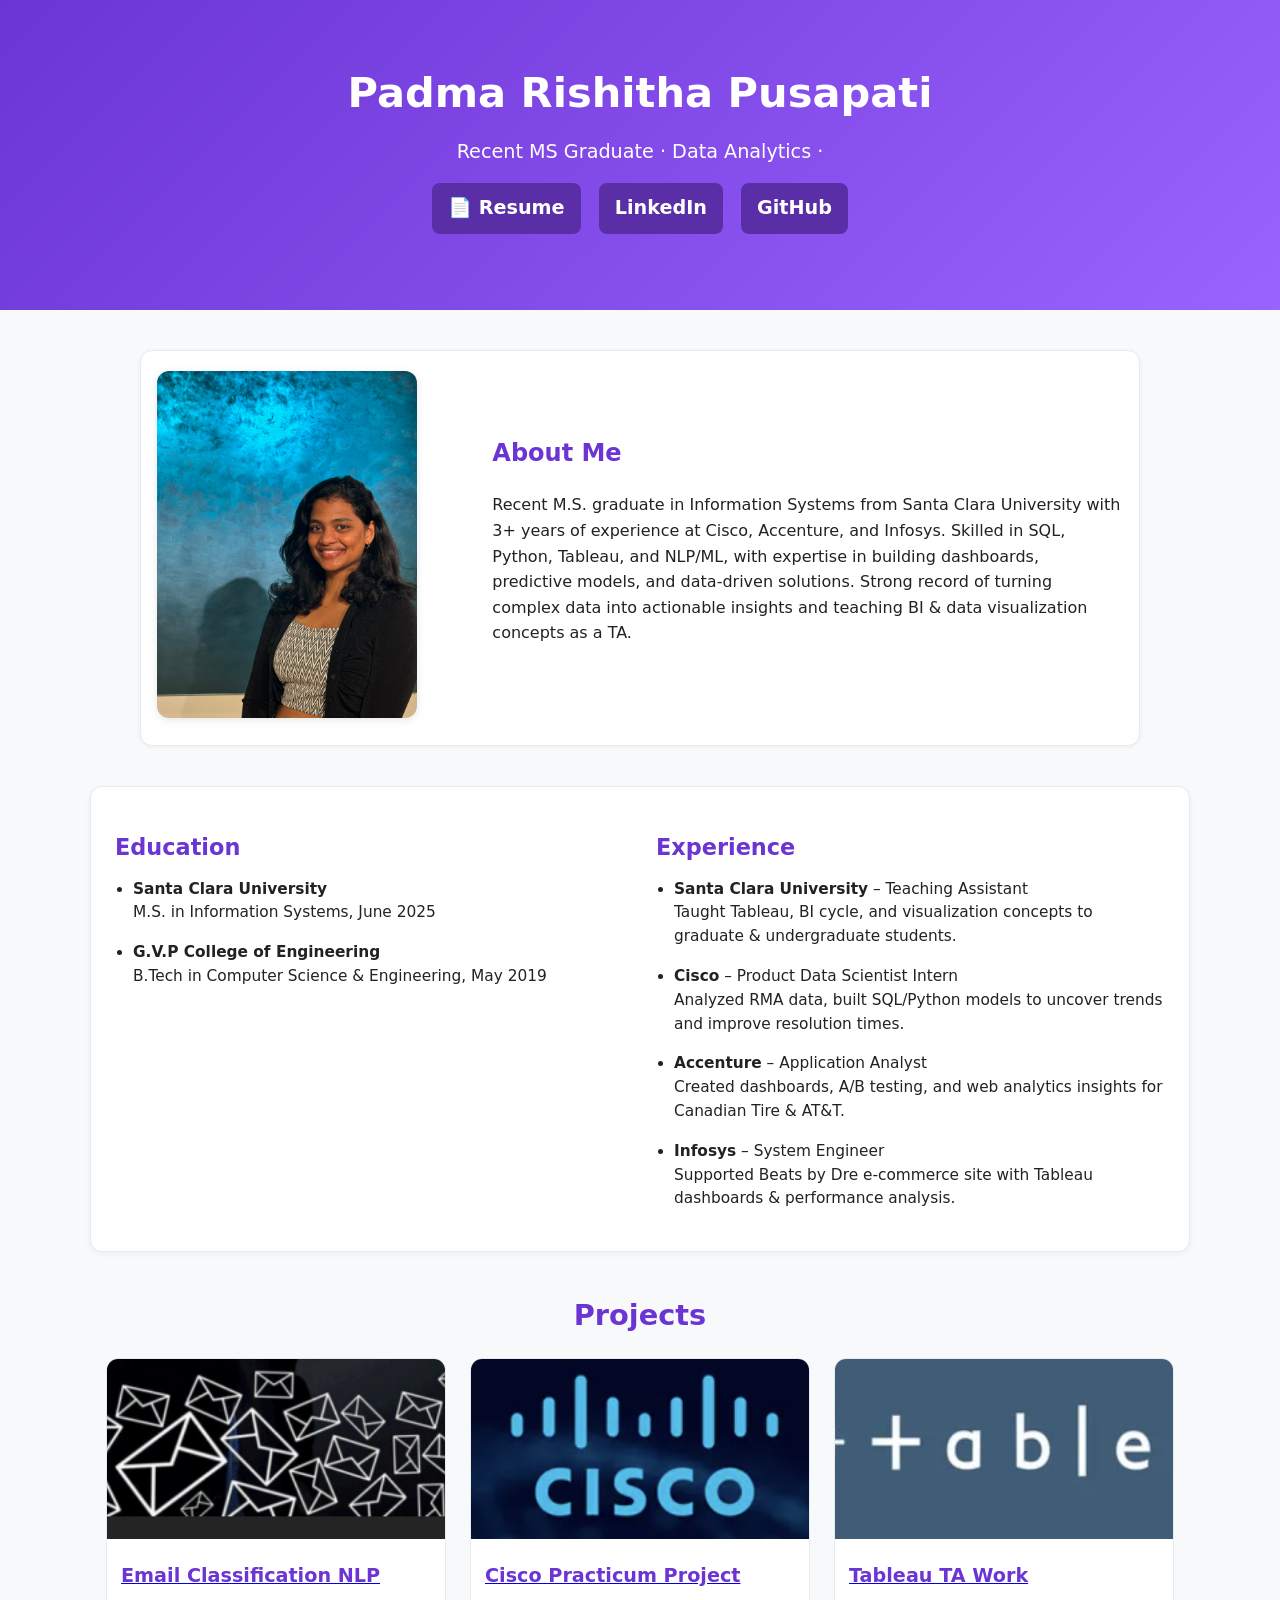
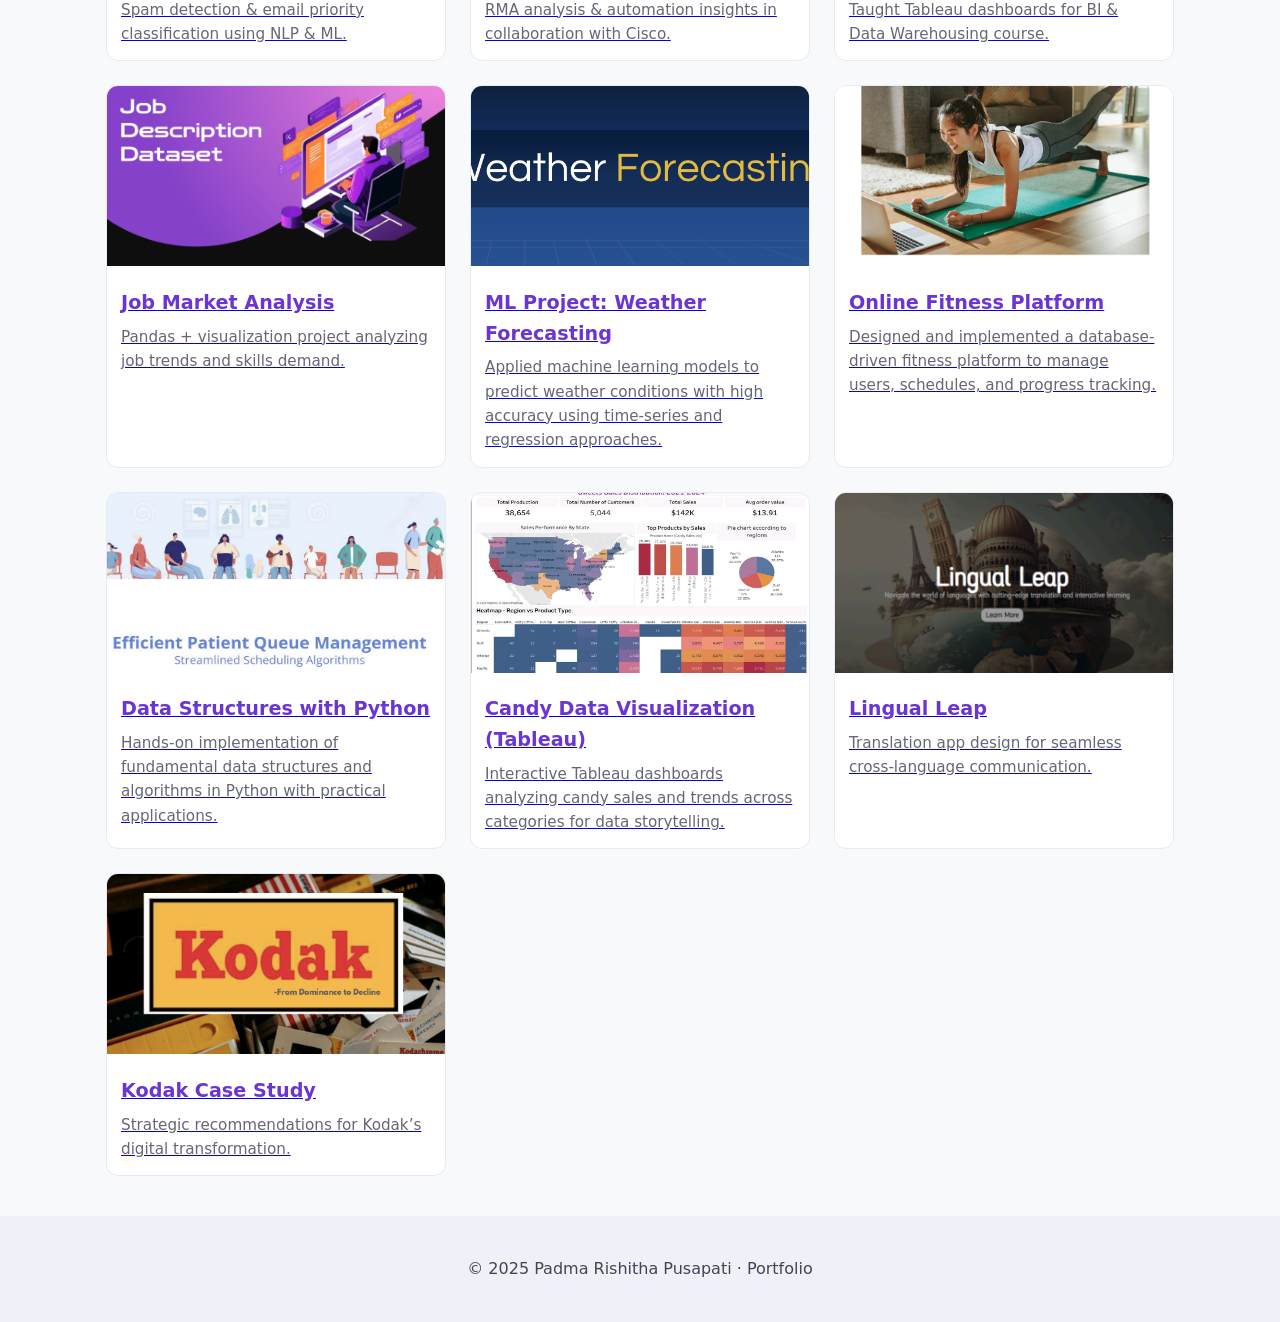
<file: index.html>
<!doctype html>
<html lang="en">
<head>
  <meta charset="utf-8" />
  <meta name="viewport" content="width=device-width, initial-scale=1" />
  <title>Padma Rishitha Pusapati – Portfolio</title>
  <link rel="stylesheet" href="style.css" />
  <meta name="description" content="Portfolio showcasing Data Analytics, NLP, BI, and Data Science projects by Padma Rishitha Pusapati." />
</head>
<body>
  <header class="intro-header">
    <div class="wrap">
      <h1>Padma Rishitha Pusapati</h1>
      <p>Recent MS Graduate · Data Analytics · </p>
      <p>
        <a href="PadmaRishithaPusapati.pdf" target="_blank" class="btn">📄 Resume</a>
        <a href="https://www.linkedin.com/in/padma-rishitha-pusapati-a4480b291/" target="_blank" class="btn">LinkedIn</a>
        <a href="https://github.com/pusapati98/pusapati98.github.io" target="_blank" class="btn">GitHub</a>
      </p>
    </div>
  </header>

  <!-- About Me Section -->
  <section class="about card">
    <div class="about-grid">
      <div class="about-photo">
        <img src="IMG_4787.jpg" alt="Padma Rishitha Pusapati photo">
      </div>
      <div class="about-text">
        <h2>About Me</h2>
        <p>
          Recent M.S. graduate in Information Systems from Santa Clara University with 3+ years of experience at Cisco, Accenture, and Infosys. Skilled in SQL, Python,     Tableau, and NLP/ML, with expertise in building dashboards, predictive models, and data-driven solutions. Strong record of turning complex data into actionable insights and teaching BI & data visualization concepts as a TA. 
        </p>
      </div>
    </div>
  </section>


<section class="edu-exp card">
  <div class="edu-exp-grid">
    <!-- Education -->
    <div class="edu">
      <h2>Education</h2>
      <ul>
        <li>
          <strong>Santa Clara University</strong><br>
          M.S. in Information Systems, June 2025
        </li>
        <li>
          <strong>G.V.P College of Engineering</strong><br>
          B.Tech in Computer Science & Engineering, May 2019
        </li>
      </ul>
    </div>

    <!-- Experience -->
    <div class="exp">
      <h2>Experience</h2>
      <ul>
        <li>
          <strong>Santa Clara University</strong> – Teaching Assistant<br>
          Taught Tableau, BI cycle, and visualization concepts to graduate & undergraduate students.
        </li>
        <li>
          <strong>Cisco</strong> – Product Data Scientist Intern<br>
          Analyzed RMA data, built SQL/Python models to uncover trends and improve resolution times.
        </li>
        <li>
          <strong>Accenture</strong> – Application Analyst<br>
          Created dashboards, A/B testing, and web analytics insights for Canadian Tire & AT&T.
        </li>
        <li>
          <strong>Infosys</strong> – System Engineer<br>
          Supported Beats by Dre e-commerce site with Tableau dashboards & performance analysis.
        </li>
      </ul>
    </div>
  </div>
</section>

  <main>
    <section class="projects-section">
      <h2>Projects</h2>
      <div class="projects-grid">
        
        <div class="project-card">
          <a href="email-classification-nlp-project/index.html">
            <img src="email-classification-nlp-project/cover.png" alt="Email Classification NLP Project">
            <div class="proj-info">
              <h3>Email Classification NLP</h3>
              <p>Spam detection & email priority classification using NLP & ML.</p>
            </div>
          </a>
        </div>

        <div class="project-card">
          <a href="cisco-practicum-project/index.html">
            <img src="cisco-practicum-project/cisco_cover.png" alt="Cisco Practicum Project">
            <div class="proj-info">
              <h3>Cisco Practicum Project</h3>
              <p>RMA analysis & automation insights in collaboration with Cisco.</p>
            </div>
          </a>
        </div>

        <div class="project-card">
          <a href="tableau-ta-work/index.html">
            <img src="tableau-ta-work/cover.png" alt="Tableau TA Work">
            <div class="proj-info">
              <h3>Tableau TA Work</h3>
              <p>Taught Tableau dashboards for BI & Data Warehousing course.</p>
            </div>
          </a>
        </div>

        <div class="project-card">
          <a href="job-data-analysis/index.html">
            <img src="job-data-analysis/cover.png" alt="Job Data Analysis Project">
            <div class="proj-info">
              <h3>Job Market Analysis</h3>
              <p>Pandas + visualization project analyzing job trends and skills demand.</p>
            </div>
          </a>
        </div>
        
        <div class="project-card">
          <a href="ml-project-weather-forecasting/index.html">
            <img src="ml-project-weather-forecasting/cover.png" alt="Weather Forecasting Project Cover">
            <div class="proj-info">
              <h3>ML Project: Weather Forecasting</h3>
              <p>Applied machine learning models to predict weather conditions with high accuracy using time-series and regression approaches.</p>
            </div>
          </a>
        </div>
        
        <div class="project-card">
          <a href="dbms-project-online-fitness-platform/index.html">
            <img src="dbms-project-online-fitness-platform/cover.png" alt="Online Fitness Platform Project Cover">
            <div class="proj-info">
              <h3>Online Fitness Platform </h3>
              <p>Designed and implemented a database-driven fitness platform to manage users, schedules, and progress tracking.</p>
            </div>
          </a>
        </div>

        <div class="project-card">
          <a href="data-structures-project-python/index.html">
            <img src="data-structures-project-python/patient_cover.png" alt="Data Structures Python Project Cover">
            <div class="proj-info">
              <h3>Data Structures with Python</h3>
              <p>Hands-on implementation of fundamental data structures and algorithms in Python with practical applications.</p>
            </div>
          </a>
        </div>

        <div class="project-card">
          <a href="candy-data-tableau/index.html">
            <img src="candy-data-tableau/dashboard_sales.png" alt="Candy Data Tableau Project Cover">
            <div class="proj-info">
              <h3>Candy Data Visualization (Tableau)</h3>
              <p>Interactive Tableau dashboards analyzing candy sales and trends across categories for data storytelling.</p>
            </div>
          </a>
        </div>

        <div class="project-card">
          <a href="lingual-leap/index.html">
            <img src="lingual-leap/lingual_cover.png" alt="Lingual Leap Project">
            <div class="proj-info">
              <h3>Lingual Leap</h3>
              <p>Translation app design for seamless cross-language communication.</p>
            </div>
          </a>
        </div>

        <div class="project-card">
          <a href="kodak-project/index.html">
            <img src="kodak-project/kodak_cover.png" alt="Kodak Case Study">
            <div class="proj-info">
              <h3>Kodak Case Study</h3>
              <p>Strategic recommendations for Kodak’s digital transformation.</p>
            </div>
          </a>
        </div>

      </div>
    </section>
  </main>

  <footer>
    <p>© 2025 Padma Rishitha Pusapati · Portfolio</p>
  </footer>
</body>
</html>
</file>
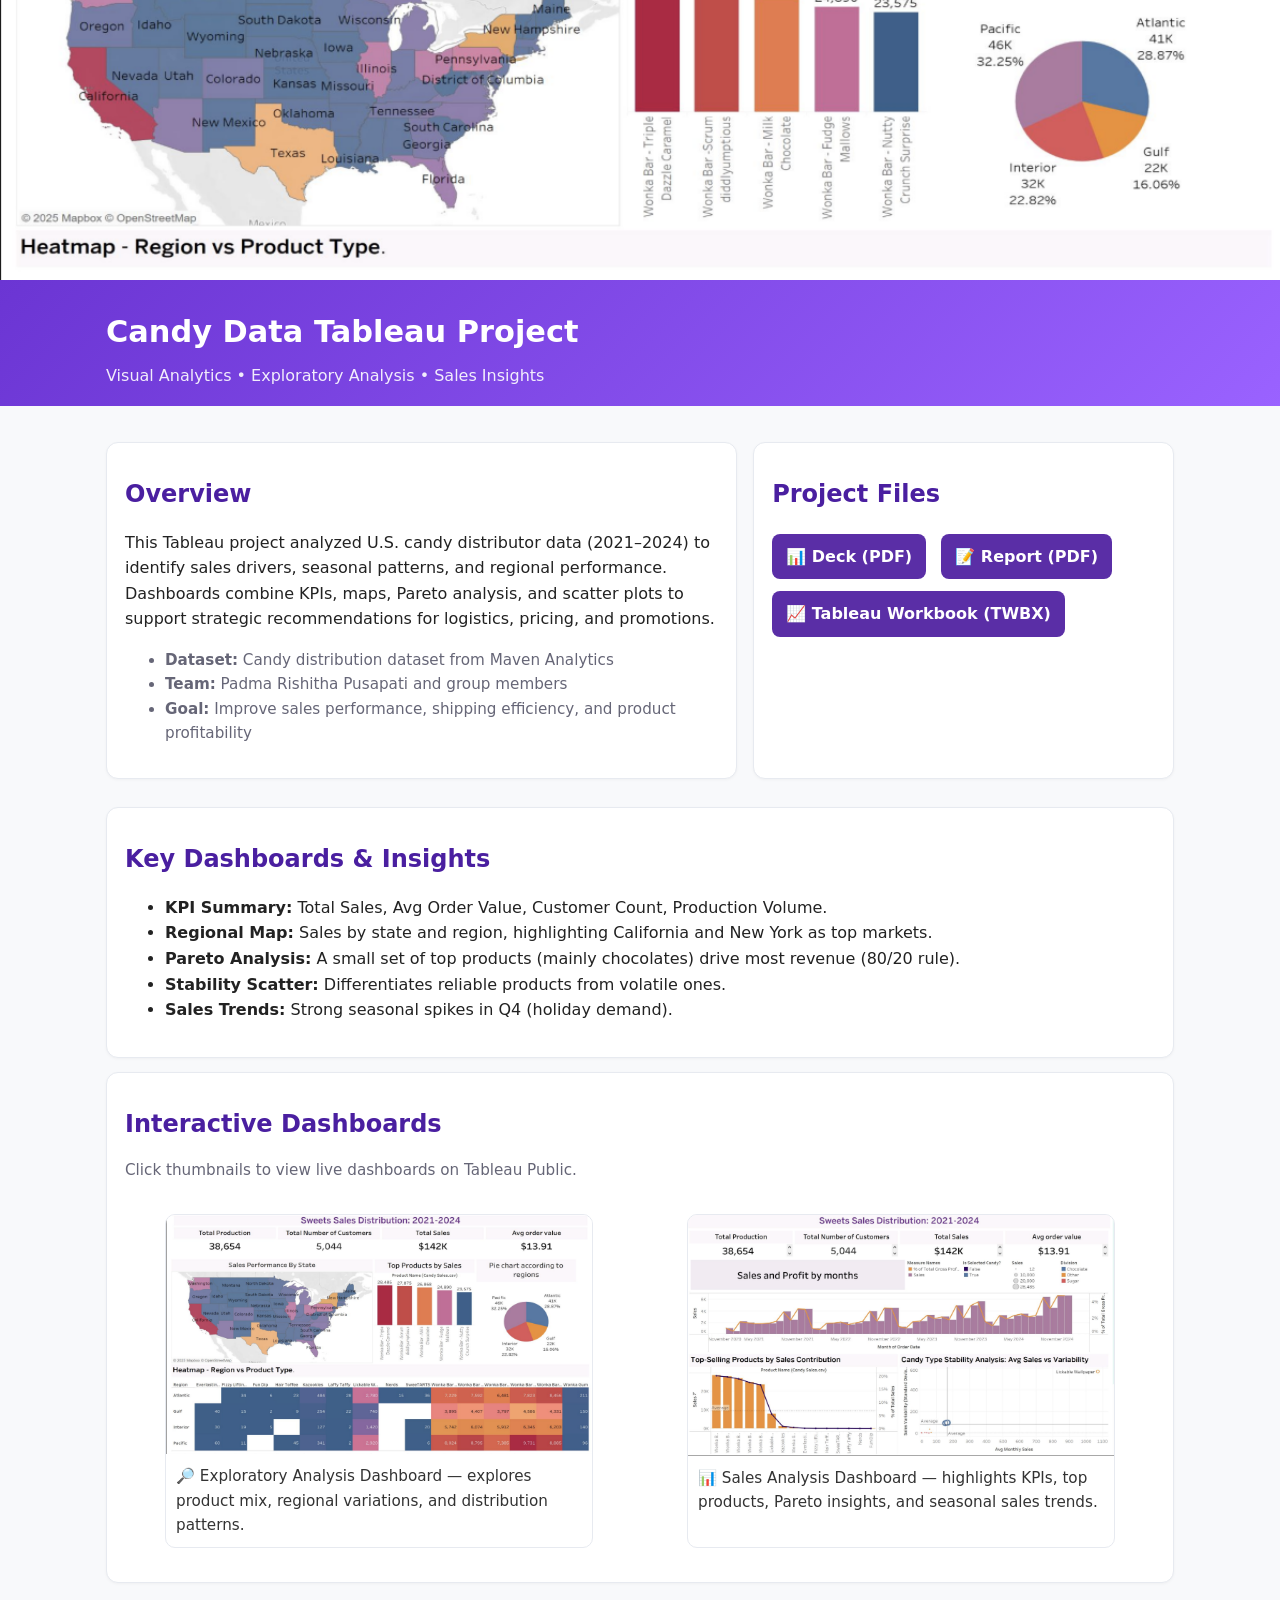
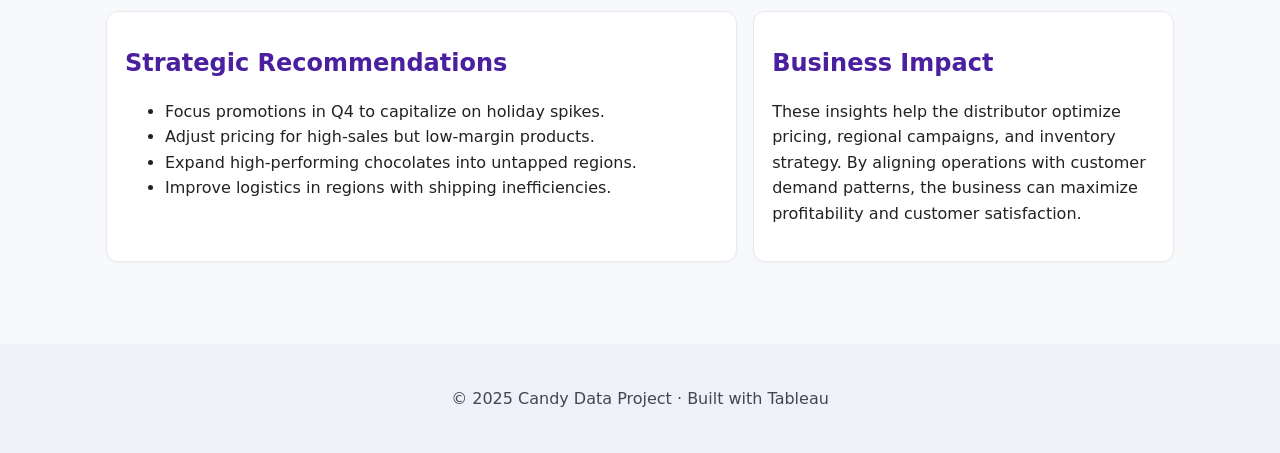
<file: candy-data-tableau/index.html>
<!doctype html>
<html lang="en">
<head>
  <meta charset="utf-8" />
  <meta name="viewport" content="width=device-width, initial-scale=1" />
  <title>Candy Data Tableau Project</title>
  <link rel="stylesheet" href="./style.css" />
  <meta name="description" content="Team project analyzing U.S. candy distribution data using Tableau dashboards to uncover sales, seasonal trends, and regional insights." />
</head>
<body>
  <img class="cover" src="dashboard_sales.png" alt="Candy Data Tableau cover" />
  <header>
    <div class="wrap">
      <h1>Candy Data Tableau Project</h1>
      <p>Visual Analytics • Exploratory Analysis • Sales Insights</p>
    </div>
  </header>

  <main>
    <section class="grid">
      <article class="card">
        <h2>Overview</h2>
        <p>
          This Tableau project analyzed U.S. candy distributor data (2021–2024) to identify sales drivers, seasonal patterns, and regional performance.
          Dashboards combine KPIs, maps, Pareto analysis, and scatter plots to support strategic recommendations for logistics, pricing, and promotions.
        </p>
        <ul class="meta">
          <li><b>Dataset:</b> Candy distribution dataset from Maven Analytics</li>
          <li><b>Team:</b> Padma Rishitha Pusapati and group members</li>
          <li><b>Goal:</b> Improve sales performance, shipping efficiency, and product profitability</li>
        </ul>
      </article>

      <aside class="card">
        <h2>Project Files</h2>
        <div class="downloads">
          <a href="Candy Data Tableau Project Team 3.pdf" target="_blank" rel="noopener">📊 Deck (PDF)</a>
          <a href="Tableau project Report .pdf" target="_blank" rel="noopener">📝 Report (PDF)</a>
          <a href="Dashboard Prototype_Group3(New).twbx" target="_blank" rel="noopener">📈 Tableau Workbook (TWBX)</a>
        </div>
      </aside>
    </section>

    <section class="card">
      <h2>Key Dashboards & Insights</h2>
      <ul>
        <li><b>KPI Summary:</b> Total Sales, Avg Order Value, Customer Count, Production Volume.</li>
        <li><b>Regional Map:</b> Sales by state and region, highlighting California and New York as top markets.</li>
        <li><b>Pareto Analysis:</b> A small set of top products (mainly chocolates) drive most revenue (80/20 rule).</li>
        <li><b>Stability Scatter:</b> Differentiates reliable products from volatile ones.</li>
        <li><b>Sales Trends:</b> Strong seasonal spikes in Q4 (holiday demand).</li>
      </ul>
    </section>

    <section class="card">
      <h2>Interactive Dashboards</h2>
      <p class="meta">Click thumbnails to view live dashboards on Tableau Public.</p>
      <div class="gallery">

        <!-- Exploratory Analysis -->
        <figure class="thumb">
          <a href="https://public.tableau.com/app/profile/samruddhi.chaudhari/viz/DashboardFinal_Group3/Story1?publish=yes&:showVizHome=no&:tabs=no&:sheet=ExploratoryAnalysis" target="_blank" rel="noopener">
            <img src="dashboard_sales.png" alt="Exploratory Analysis Dashboard">
          </a>
          <figcaption>🔎 Exploratory Analysis Dashboard — explores product mix, regional variations, and distribution patterns.</figcaption>
        </figure>

        <!-- Sales Analysis -->
        <figure class="thumb">
          <a href="https://public.tableau.com/app/profile/samruddhi.chaudhari/viz/DashboardFinal_Group3/Story1?publish=yes&:showVizHome=no&:tabs=no&:sheet=SalesAnalysis" target="_blank" rel="noopener">
            <img src="dashboard_pareto.png" alt="Sales Analysis Dashboard">
          </a>
          <figcaption>📊 Sales Analysis Dashboard — highlights KPIs, top products, Pareto insights, and seasonal sales trends.</figcaption>
        </figure>

      </div>
    </section>

    <section class="grid">
      <article class="card">
        <h2>Strategic Recommendations</h2>
        <ul>
          <li>Focus promotions in Q4 to capitalize on holiday spikes.</li>
          <li>Adjust pricing for high-sales but low-margin products.</li>
          <li>Expand high-performing chocolates into untapped regions.</li>
          <li>Improve logistics in regions with shipping inefficiencies.</li>
        </ul>
      </article>
      <aside class="card">
        <h2>Business Impact</h2>
        <p>
          These insights help the distributor optimize pricing, regional campaigns, and inventory strategy.
          By aligning operations with customer demand patterns, the business can maximize profitability and customer satisfaction.
        </p>
      </aside>
    </section>
  </main>

  <footer>
    <p>© 2025 Candy Data Project · Built with Tableau</p>
  </footer>
</body>
</html>
</file>
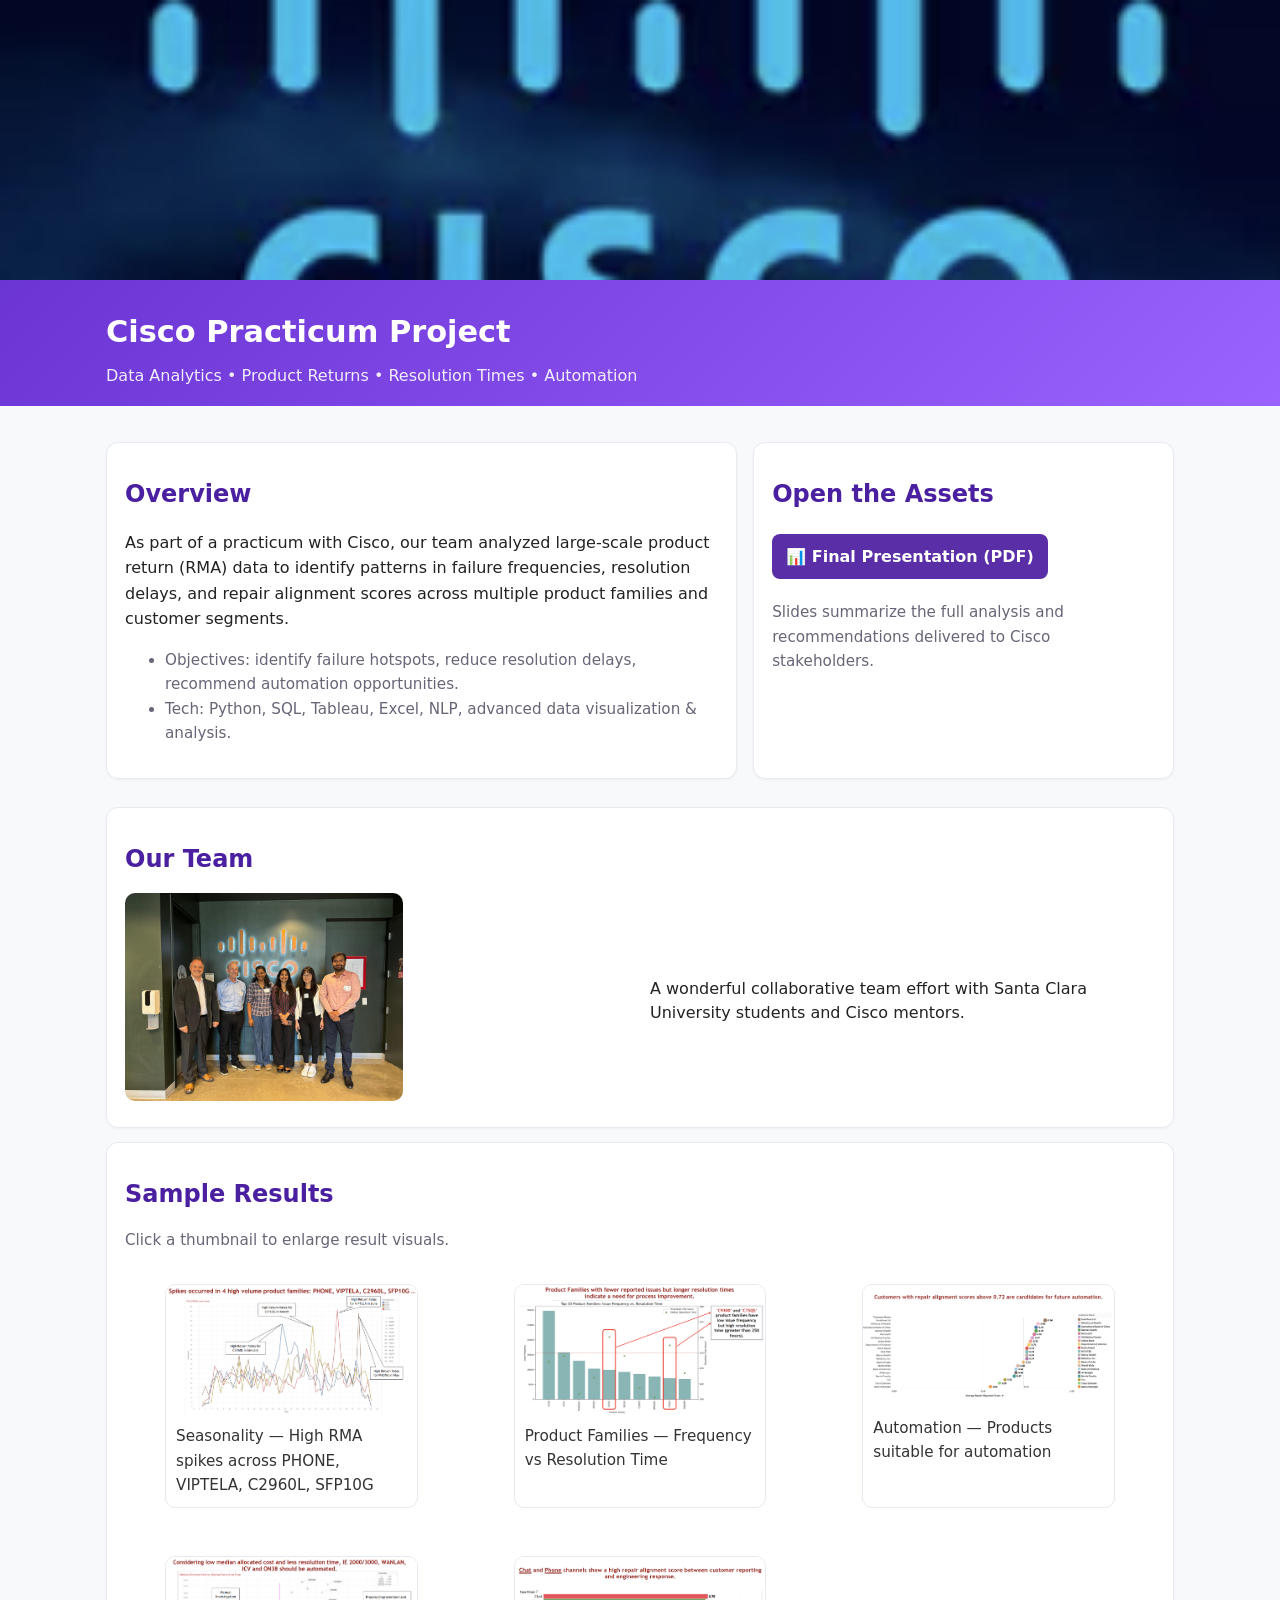
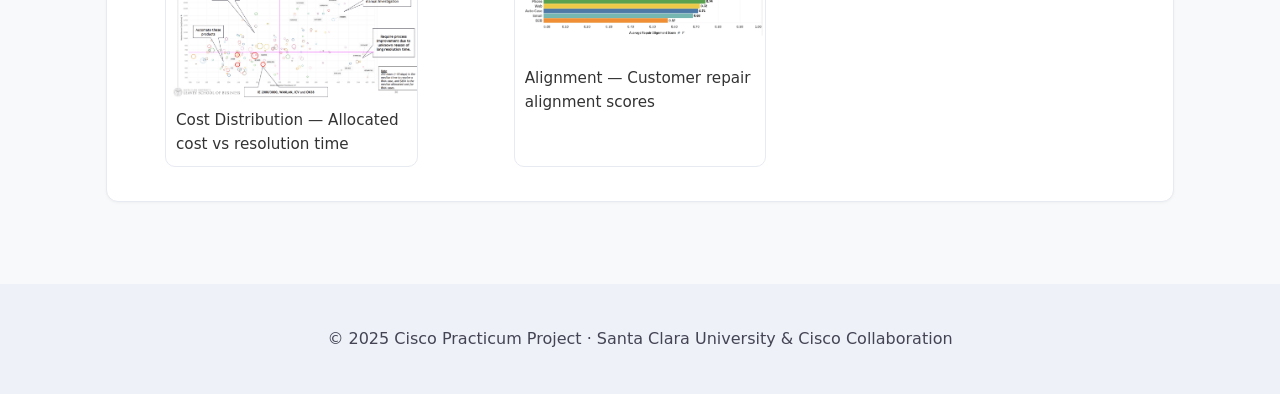
<file: cisco-practicum-project/index.html>
<!doctype html>
<html lang="en">
<head>
  <meta charset="utf-8" />
  <meta name="viewport" content="width=device-width, initial-scale=1" />
  <title>Cisco Practicum Project</title>
  <link rel="stylesheet" href="./style.css" />
  <meta name="description" content="Cisco practicum project analyzing product return data, resolution times, and automation opportunities." />
</head>
<body>
  <img class="cover" src="cisco_cover.png" alt="Cisco Practicum Project cover" />
  <header>
    <div class="wrap">
      <h1>Cisco Practicum Project</h1>
      <p>Data Analytics • Product Returns • Resolution Times • Automation</p>
    </div>
  </header>

  <main>
    <!-- Overview -->
    <section class="grid">
      <article class="card">
        <h2>Overview</h2>
        <p>
          As part of a practicum with Cisco, our team analyzed large-scale product return (RMA) data to
          identify patterns in failure frequencies, resolution delays, and repair alignment scores across 
          multiple product families and customer segments.
        </p>
        <ul class="meta">
          <li>Objectives: identify failure hotspots, reduce resolution delays, recommend automation opportunities.</li>
          <li>Tech: Python, SQL, Tableau, Excel, NLP, advanced data visualization & analysis.</li>
        </ul>
      </article>

      <aside class="card">
        <h2>Open the Assets</h2>
        <div class="downloads">
          <a href="CISCO_SCU_FINAL_PRESENTATION_2024.pdf" target="_blank" rel="noopener">📊 Final Presentation (PDF)</a>
        </div>
        <p class="meta">Slides summarize the full analysis and recommendations delivered to Cisco stakeholders.</p>
      </aside>
    </section>

    <!-- Team Section -->
    <section class="card">
      <h2>Our Team</h2>
      <div class="team-large">
        <a href="cisco_team.jpg" target="_blank" rel="noopener">
          <img class="team-photo-large" src="cisco_team.jpg" alt="Cisco practicum project team">
        </a>
        <div class="team-desc">
          <p>
            A wonderful collaborative team effort with Santa Clara University students and Cisco mentors.  
          </p>
        </div>
      </div>
    </section>

    <!-- Sample Results -->
    <section class="card">
      <h2>Sample Results</h2>
      <p class="meta">Click a thumbnail to enlarge result visuals.</p>
      <div class="gallery">
        <figure class="thumb">
          <a href="seasonality.png" target="_blank" rel="noopener">
            <img src="seasonality.png" alt="Seasonality spikes in high-volume products">
          </a>
          <figcaption>Seasonality — High RMA spikes across PHONE, VIPTELA, C2960L, SFP10G</figcaption>
        </figure>
        <figure class="thumb">
          <a href="product_family.png" target="_blank" rel="noopener">
            <img src="product_family.png" alt="Product family resolution times">
          </a>
          <figcaption>Product Families — Frequency vs Resolution Time</figcaption>
        </figure>
        <figure class="thumb">
          <a href="automation.png" target="_blank" rel="noopener">
            <img src="automation.png" alt="Automation candidates">
          </a>
          <figcaption>Automation — Products suitable for automation</figcaption>
        </figure>
        <figure class="thumb">
          <a href="cost_distribution.png" target="_blank" rel="noopener">
            <img src="cost_distribution.png" alt="Cost distribution vs resolution time">
          </a>
          <figcaption>Cost Distribution — Allocated cost vs resolution time</figcaption>
        </figure>
        <figure class="thumb">
          <a href="alignment.png" target="_blank" rel="noopener">
            <img src="alignment.png" alt="Customer repair alignment scores">
          </a>
          <figcaption>Alignment — Customer repair alignment scores</figcaption>
        </figure>
      </div>
    </section>
  </main>

  <footer>
    <p>© 2025 Cisco Practicum Project · Santa Clara University & Cisco Collaboration</p>
  </footer>
</body>
</html>
</file>
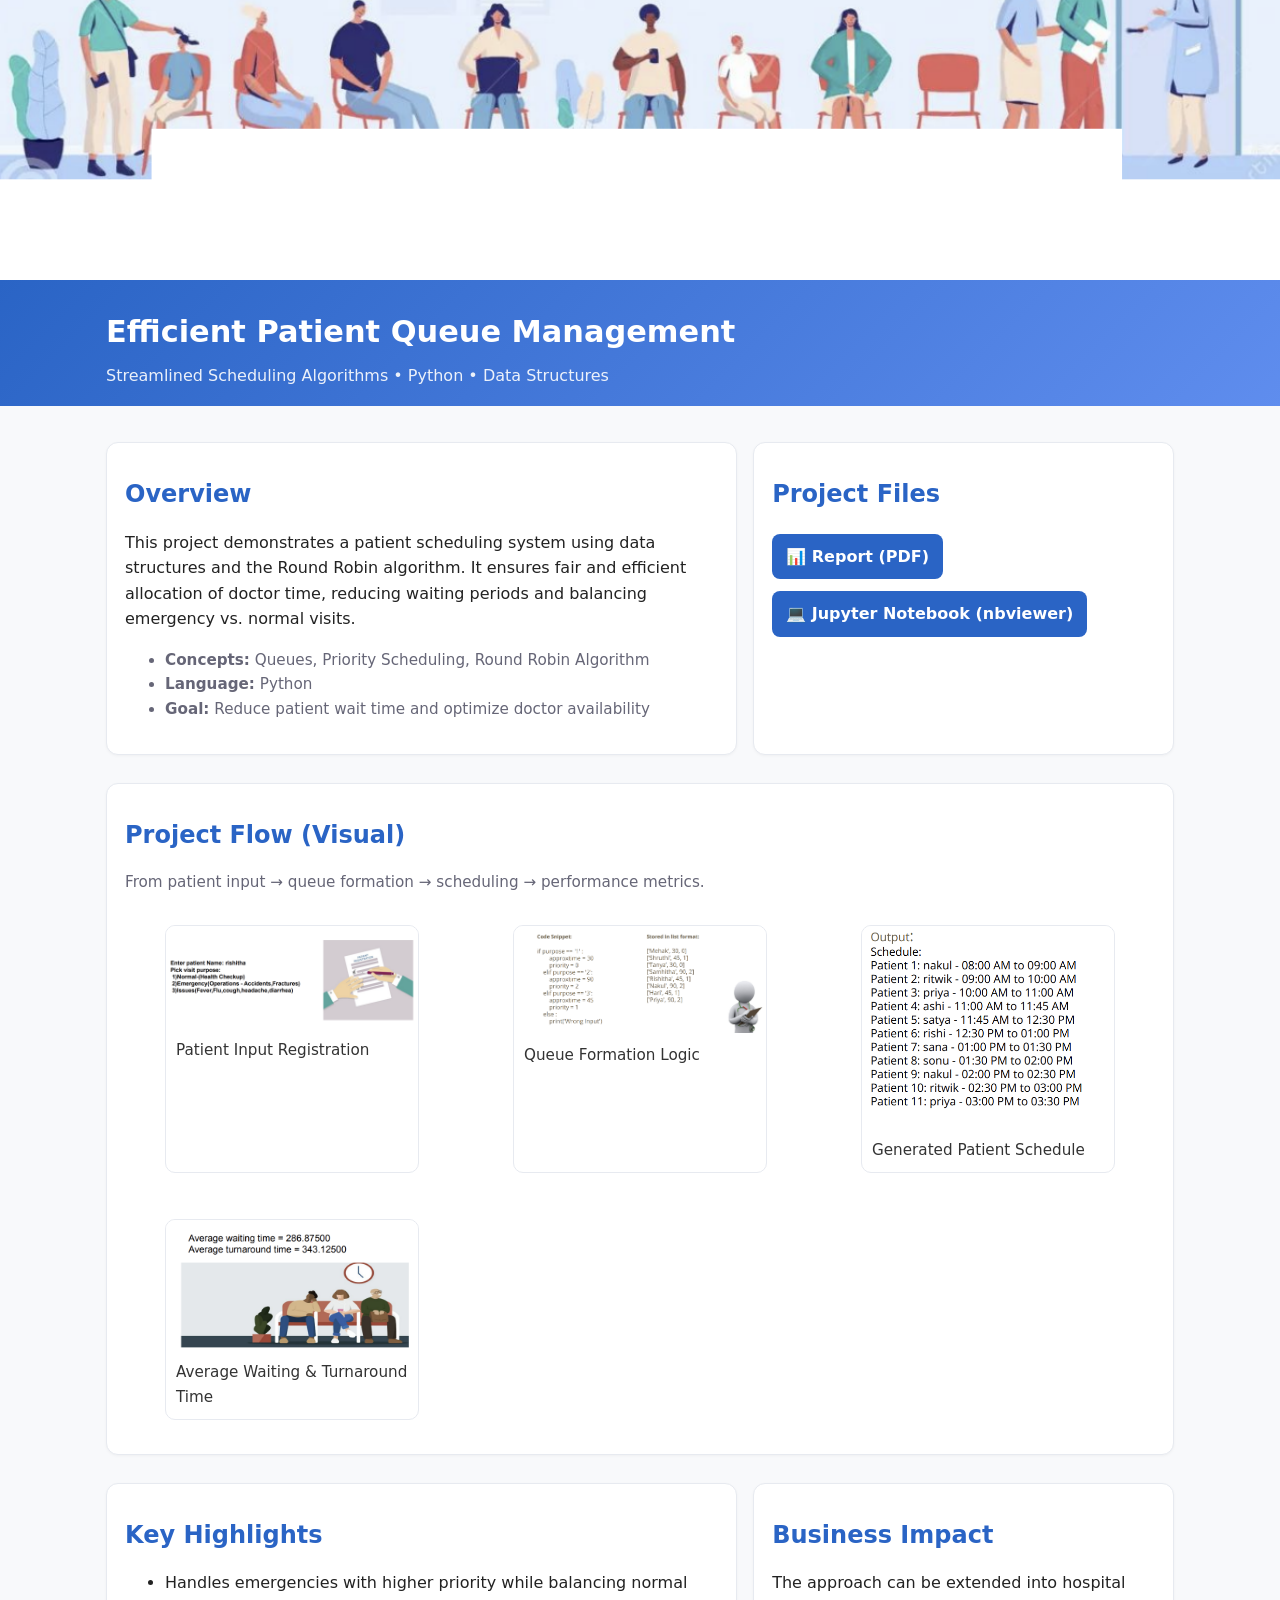
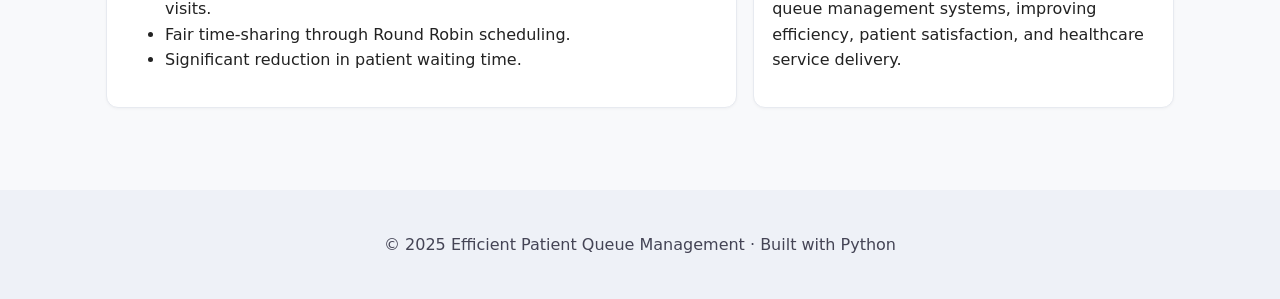
<file: data-structures-project-python/index.html>
<!doctype html>
<html lang="en">
<head>
  <meta charset="utf-8" />
  <meta name="viewport" content="width=device-width, initial-scale=1" />
  <title>Efficient Patient Queue Management</title>
  <link rel="stylesheet" href="./style.css" />
  <meta name="description" content="Efficient Patient Queue Management using Python Data Structures and Round Robin Scheduling Algorithm." />
</head>
<body>
  <img class="cover" src="patient_cover.png" alt="Patient Queue Management cover" />
  <header>
    <div class="wrap">
      <h1>Efficient Patient Queue Management</h1>
      <p>Streamlined Scheduling Algorithms • Python • Data Structures</p>
    </div>
  </header>

  <main>
    <!-- Overview -->
    <section class="grid">
      <article class="card">
        <h2>Overview</h2>
        <p>
          This project demonstrates a patient scheduling system using data structures 
          and the Round Robin algorithm. It ensures fair and efficient allocation of doctor time, 
          reducing waiting periods and balancing emergency vs. normal visits.
        </p>
        <ul class="meta">
          <li><b>Concepts:</b> Queues, Priority Scheduling, Round Robin Algorithm</li>
          <li><b>Language:</b> Python</li>
          <li><b>Goal:</b> Reduce patient wait time and optimize doctor availability</li>
        </ul>
      </article>

      <aside class="card">
        <h2>Project Files</h2>
        <div class="downloads">
          <a href="DataStructuresProject.pdf" target="_blank" rel="noopener">📊 Report (PDF)</a>
          <a href="https://nbviewer.org/github/pusapati98/pusapati98.github.io/blob/main/data-structures-project-python/DSA-FinalProject.ipynb" target="_blank" rel="noopener">💻 Jupyter Notebook (nbviewer)</a>
        </div>
      </aside>
    </section>

    <!-- Visual Flow -->
    <section class="card">
      <h2>Project Flow (Visual)</h2>
      <p class="meta">From patient input → queue formation → scheduling → performance metrics.</p>
      <div class="gallery">
        <figure class="thumb">
          <a href="patient_input.png" target="_blank"><img src="patient_input.png" alt="Patient Input Form"></a>
          <figcaption>Patient Input Registration</figcaption>
        </figure>
        <figure class="thumb">
          <a href="queue_formation.png" target="_blank"><img src="queue_formation.png" alt="Queue Formation"></a>
          <figcaption>Queue Formation Logic</figcaption>
        </figure>
        <figure class="thumb">
          <a href="schedule_output.png" target="_blank"><img src="schedule_output.png" alt="Output Schedule"></a>
          <figcaption>Generated Patient Schedule</figcaption>
        </figure>
        <figure class="thumb">
          <a href="average_times.png" target="_blank"><img src="average_times.png" alt="Average Times"></a>
          <figcaption>Average Waiting & Turnaround Time</figcaption>
        </figure>
      </div>
    </section>

    <!-- Insights -->
    <section class="grid">
      <article class="card">
        <h2>Key Highlights</h2>
        <ul>
          <li>Handles emergencies with higher priority while balancing normal visits.</li>
          <li>Fair time-sharing through Round Robin scheduling.</li>
          <li>Significant reduction in patient waiting time.</li>
        </ul>
      </article>
      <aside class="card">
        <h2>Business Impact</h2>
        <p>
          The approach can be extended into hospital queue management systems, 
          improving efficiency, patient satisfaction, and healthcare service delivery.
        </p>
      </aside>
    </section>
  </main>

  <footer>
    <p>© 2025 Efficient Patient Queue Management · Built with Python</p>
  </footer>
</body>
</html>
</file>
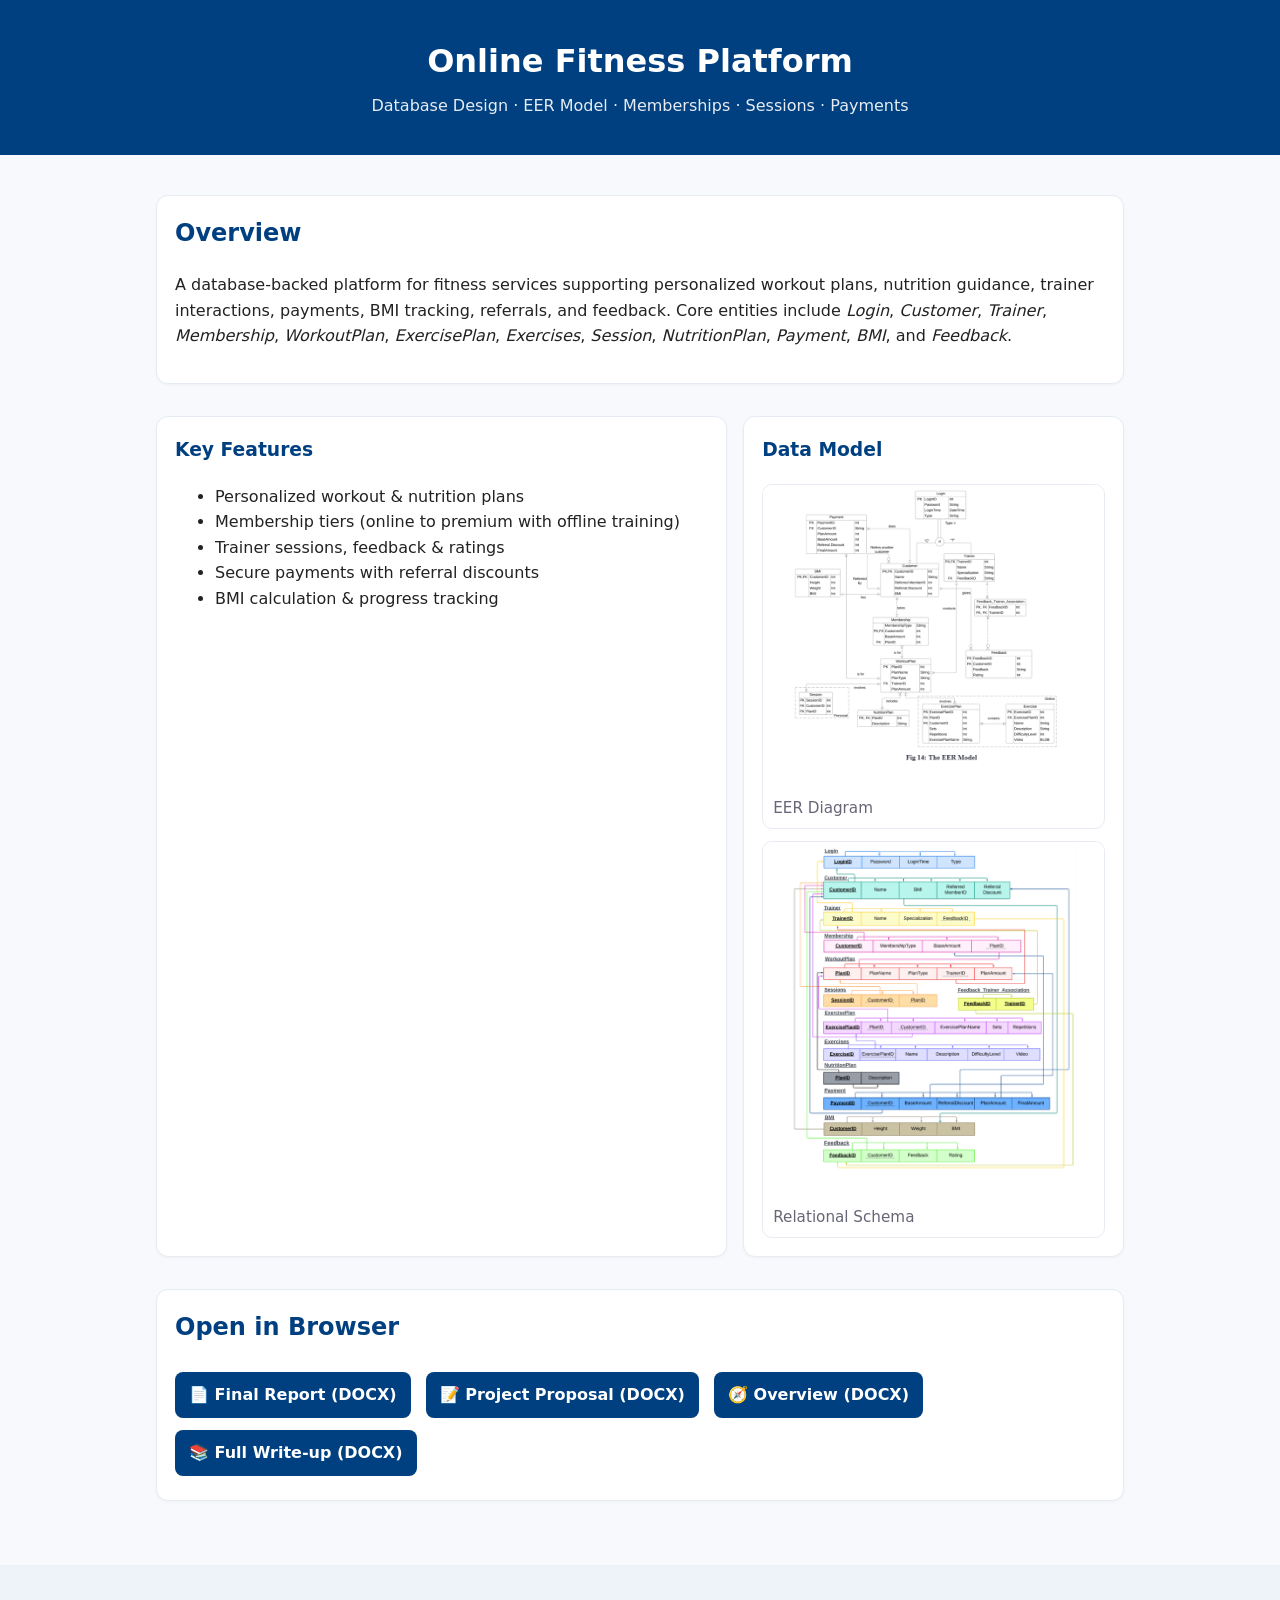
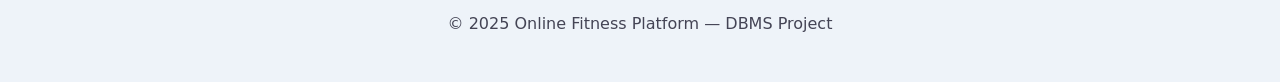
<file: dbms-project-online-fitness-platform/index.html>
<!doctype html>
<html lang="en">
<head>
  <meta charset="utf-8" />
  <meta name="viewport" content="width=device-width, initial-scale=1" />
  <title>Online Fitness Platform – DBMS Project</title>
  <link rel="stylesheet" href="./style.css" />
  <meta name="description" content="DBMS project: Online Fitness Platform with memberships, trainers, sessions, payments, BMI tracking, and feedback." />
</head>
<body>
  <header class="hero">
    <h1>Online Fitness Platform</h1>
    <p class="subtitle">Database Design · EER Model · Memberships · Sessions · Payments</p>
  </header>

  <main class="container">
    <section class="card">
      <h2>Overview</h2>
      <p>
        A database-backed platform for fitness services supporting personalized workout plans,
        nutrition guidance, trainer interactions, payments, BMI tracking, referrals, and feedback.
        Core entities include <em>Login</em>, <em>Customer</em>, <em>Trainer</em>, <em>Membership</em>,
        <em>WorkoutPlan</em>, <em>ExercisePlan</em>, <em>Exercises</em>, <em>Session</em>,
        <em>NutritionPlan</em>, <em>Payment</em>, <em>BMI</em>, and <em>Feedback</em>.
      </p>
    </section>

    <section class="grid">
      <article class="card">
        <h3>Key Features</h3>
        <ul>
          <li>Personalized workout & nutrition plans</li>
          <li>Membership tiers (online to premium with offline training)</li>
          <li>Trainer sessions, feedback & ratings</li>
          <li>Secure payments with referral discounts</li>
          <li>BMI calculation & progress tracking</li>
        </ul>
      </article>

      <article class="card">
        <h3>Data Model</h3>
        <div class="thumbs">
          <figure>
            <img src="eer-diagram.png" alt="EER diagram of the Online Fitness Platform">
            <figcaption>EER Diagram</figcaption>
          </figure>
          <figure>
            <img src="schema.png" alt="Relational schema derived from the EER model">
            <figcaption>Relational Schema</figcaption>
          </figure>
        </div>
      </article>
    </section>

    <section class="card">
      <h2>Open in Browser</h2>
      <div class="downloads">
        <a target="_blank" rel="noopener"
           href="https://view.officeapps.live.com/op/view.aspx?src=https%3A%2F%2Fpusapati98.github.io%2Fdbms-project-online-fitness-platform%2FFINAL%20REPORT.docx">
           📄 Final Report (DOCX)
        </a>
        <a target="_blank" rel="noopener"
           href="https://view.officeapps.live.com/op/view.aspx?src=https%3A%2F%2Fpusapati98.github.io%2Fdbms-project-online-fitness-platform%2FProject%20proposal.docx">
           📝 Project Proposal (DOCX)
        </a>
        <a target="_blank" rel="noopener"
           href="https://view.officeapps.live.com/op/view.aspx?src=https%3A%2F%2Fpusapati98.github.io%2Fdbms-project-online-fitness-platform%2FOverview.docx">
           🧭 Overview (DOCX)
        </a>
        <a target="_blank" rel="noopener"
           href="https://view.officeapps.live.com/op/view.aspx?src=https%3A%2F%2Fpusapati98.github.io%2Fdbms-project-online-fitness-platform%2FOnline-Fitness-Platform.docx">
           📚 Full Write-up (DOCX)
        </a>
      </div>
    </section>
  </main>

  <footer class="footer">
    <p>© 2025 Online Fitness Platform — DBMS Project</p>
  </footer>
</body>
</html>
</file>
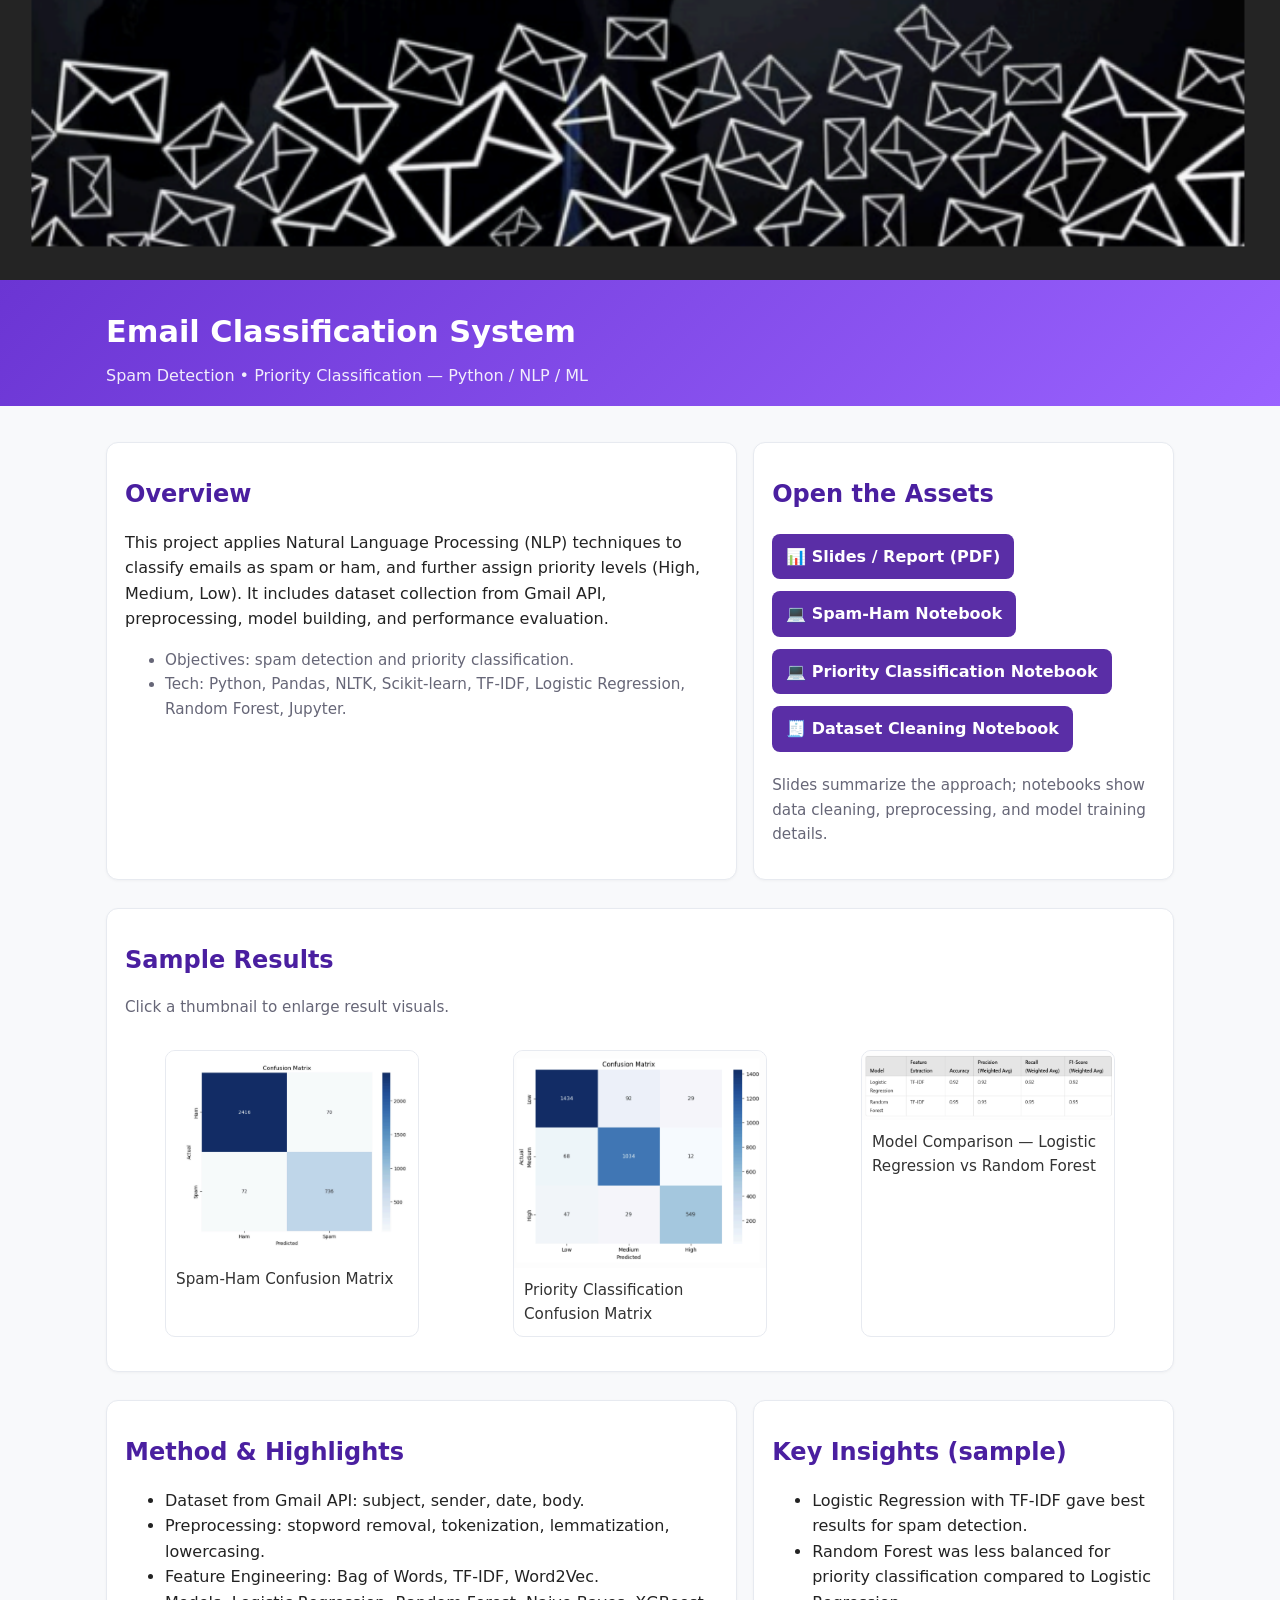
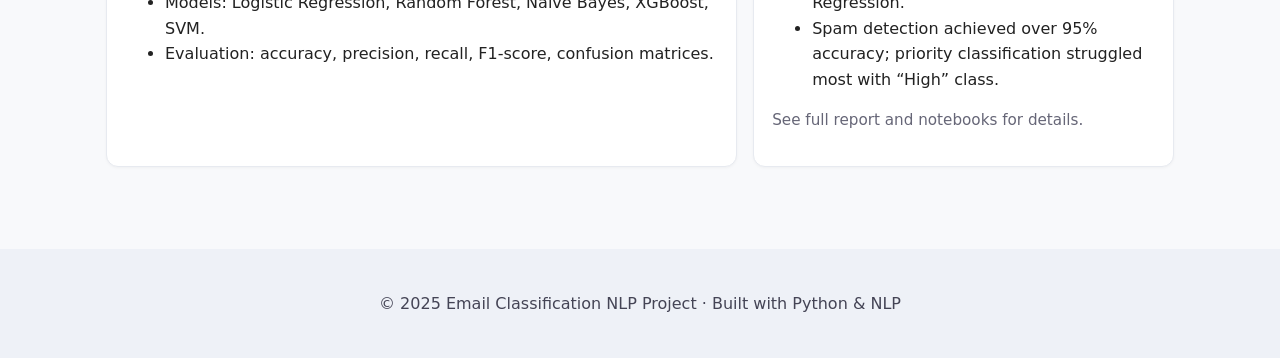
<file: email-classification-nlp-project/index.html>
<!doctype html>
<html lang="en">
<head>
  <meta charset="utf-8" />
  <meta name="viewport" content="width=device-width, initial-scale=1" />
  <title>Email Classification NLP Project</title>
  <link rel="stylesheet" href="./style.css" />
  <meta name="description" content="NLP project for spam detection and email priority classification using ML models." />
</head>
<body>
  <img class="cover" src="cover.png" alt="Email Classification Project cover" />
  <header>
    <div class="wrap">
      <h1>Email Classification System</h1>
      <p>Spam Detection • Priority Classification — Python / NLP / ML</p>
    </div>
  </header>

  <main>
    <section class="grid">
      <article class="card">
        <h2>Overview</h2>
        <p>
          This project applies Natural Language Processing (NLP) techniques to classify emails as spam or ham,
          and further assign priority levels (High, Medium, Low). It includes dataset collection from Gmail API,
          preprocessing, model building, and performance evaluation.
        </p>
        <ul class="meta">
          <li>Objectives: spam detection and priority classification.</li>
          <li>Tech: Python, Pandas, NLTK, Scikit-learn, TF-IDF, Logistic Regression, Random Forest, Jupyter.</li>
        </ul>
      </article>

      <aside class="card">
        <h2>Open the Assets</h2>
        <div class="downloads">
          <a href="EmailClassificationSystem.pdf" target="_blank" rel="noopener">📊 Slides / Report (PDF)</a>
          <a href="https://nbviewer.org/github/pusapati98/pusapati98.github.io/blob/main/email-classification-nlp-project/Spam-Ham-Model-Development.ipynb"
             target="_blank" rel="noopener">💻 Spam-Ham Notebook</a>
          <a href="https://nbviewer.org/github/pusapati98/pusapati98.github.io/blob/main/email-classification-nlp-project/Priority_Mails_Model_Development_Final.ipynb"
             target="_blank" rel="noopener">💻 Priority Classification Notebook</a>
          <a href="https://nbviewer.org/github/pusapati98/pusapati98.github.io/blob/main/email-classification-nlp-project/Dataset-Cleaning.ipynb"
             target="_blank" rel="noopener">🧾 Dataset Cleaning Notebook</a>
        </div>
        <p class="meta">Slides summarize the approach; notebooks show data cleaning, preprocessing, and model training details.</p>
      </aside>
    </section>

    <section class="card">
      <h2>Sample Results</h2>
      <p class="meta">Click a thumbnail to enlarge result visuals.</p>
      <div class="gallery">
        <figure class="thumb">
          <a href="spam_confusion.png" target="_blank" rel="noopener">
            <img src="spam_confusion.png" alt="Spam Confusion Matrix">
          </a>
          <figcaption>Spam-Ham Confusion Matrix</figcaption>
        </figure>
        <figure class="thumb">
          <a href="priority_confusion.png" target="_blank" rel="noopener">
            <img src="priority_confusion.png" alt="Priority Confusion Matrix">
          </a>
          <figcaption>Priority Classification Confusion Matrix</figcaption>
        </figure>
        <figure class="thumb">
          <a href="model_comparison.png" target="_blank" rel="noopener">
            <img src="model_comparison.png" alt="Model Comparison">
          </a>
          <figcaption>Model Comparison — Logistic Regression vs Random Forest</figcaption>
        </figure>
      </div>
    </section>

    <section class="grid">
      <article class="card">
        <h2>Method & Highlights</h2>
        <ul>
          <li>Dataset from Gmail API: subject, sender, date, body.</li>
          <li>Preprocessing: stopword removal, tokenization, lemmatization, lowercasing.</li>
          <li>Feature Engineering: Bag of Words, TF-IDF, Word2Vec.</li>
          <li>Models: Logistic Regression, Random Forest, Naive Bayes, XGBoost, SVM.</li>
          <li>Evaluation: accuracy, precision, recall, F1-score, confusion matrices.</li>
        </ul>
      </article>
      <aside class="card">
        <h2>Key Insights (sample)</h2>
        <ul>
          <li>Logistic Regression with TF-IDF gave best results for spam detection.</li>
          <li>Random Forest was less balanced for priority classification compared to Logistic Regression.</li>
          <li>Spam detection achieved over 95% accuracy; priority classification struggled most with “High” class.</li>
        </ul>
        <p class="meta">See full report and notebooks for details.</p>
      </aside>
    </section>
  </main>

  <footer>
    <p>© 2025 Email Classification NLP Project · Built with Python & NLP</p>
  </footer>
</body>
</html>
</file>
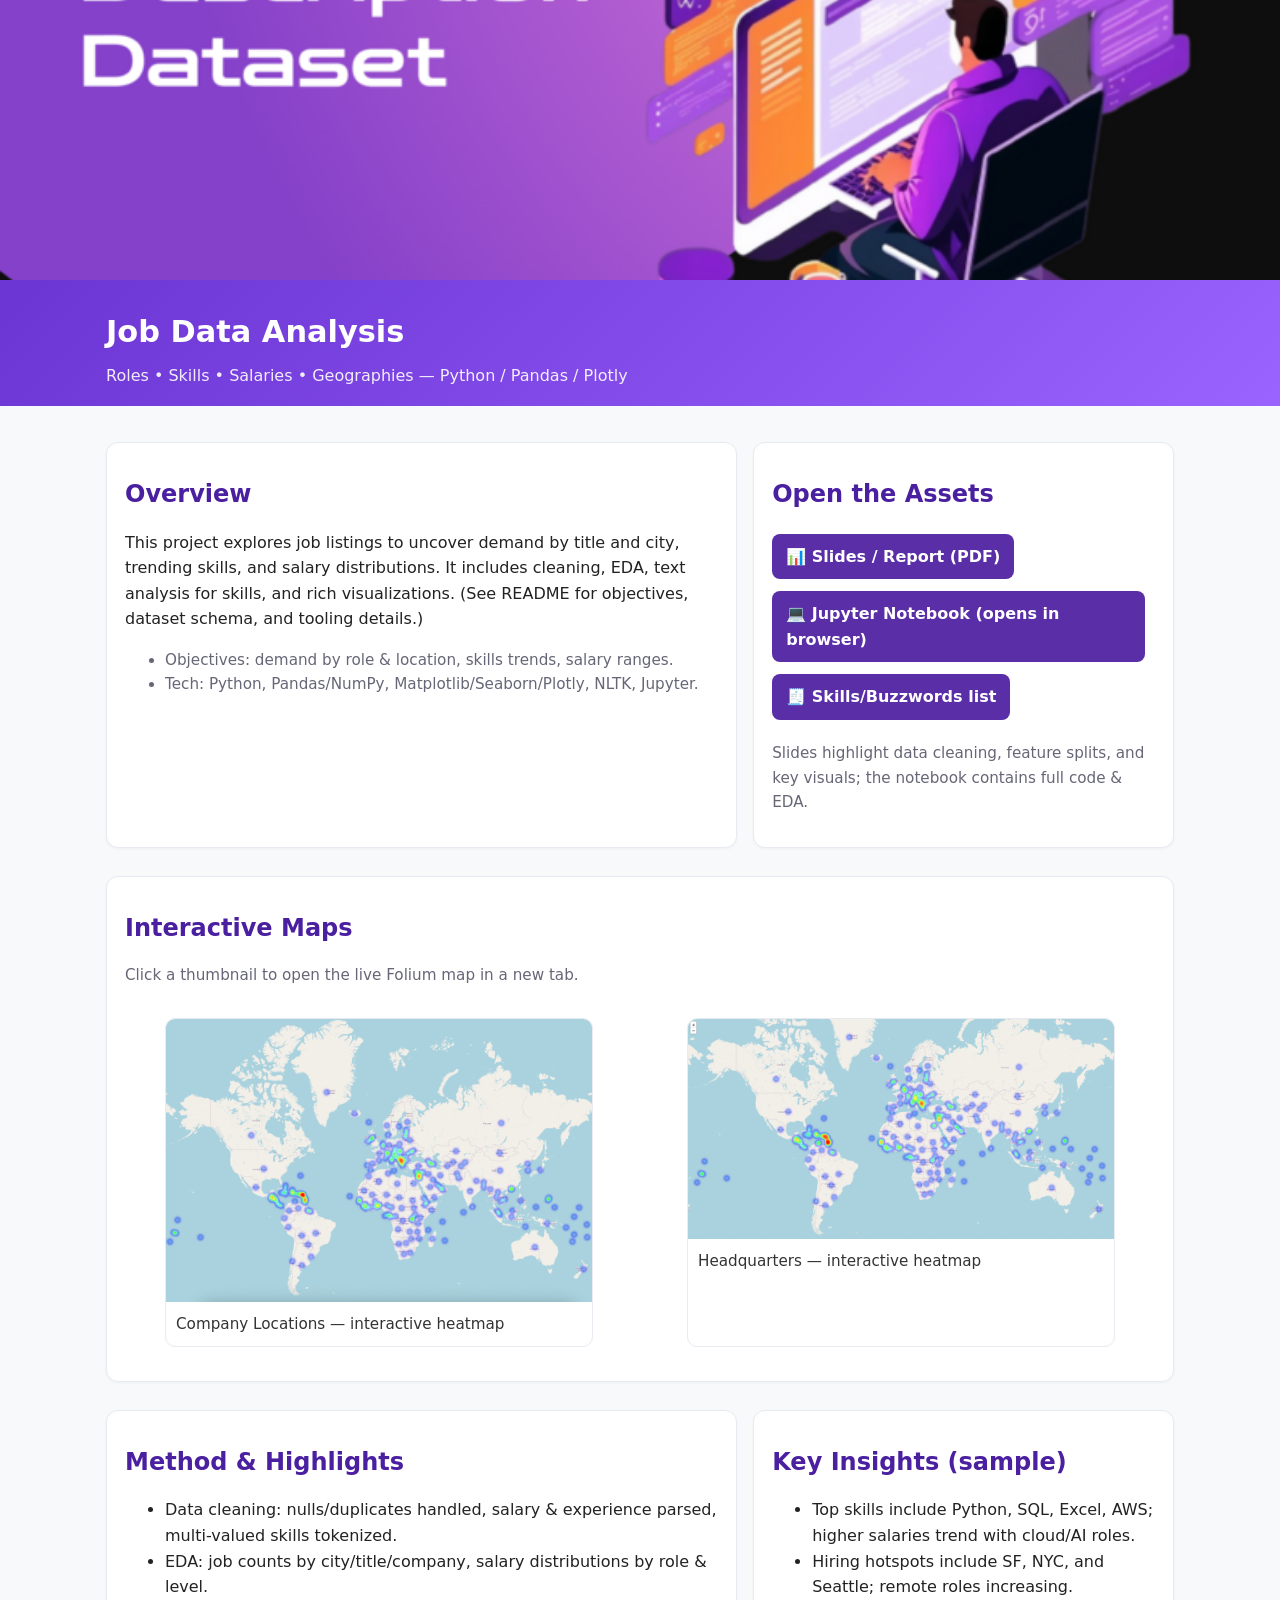
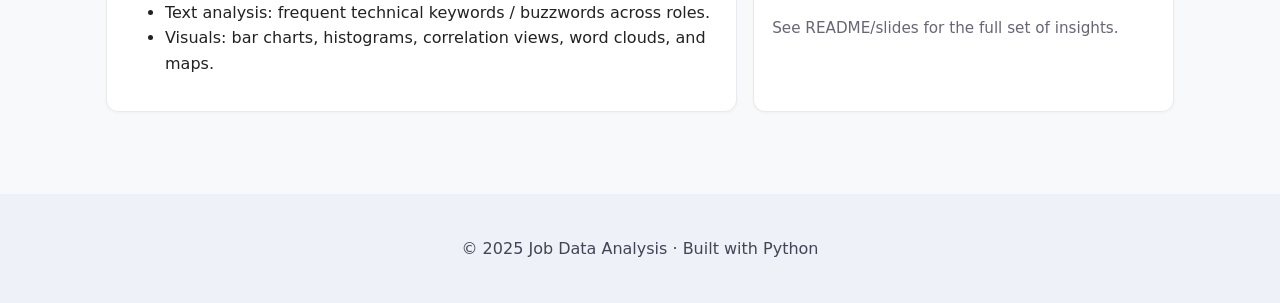
<file: job-data-analysis/index.html>
<!doctype html>
<html lang="en">
<head>
  <meta charset="utf-8" />
  <meta name="viewport" content="width=device-width, initial-scale=1" />
  <title>Job Data Analysis — Python Project</title>
  <link rel="stylesheet" href="./style.css" />
  <meta name="description" content="Analyze job-market data: roles, skills, salaries, and geographies. Interactive maps + notebook + slides." />
</head>
<body>
  <img class="cover" src="cover.png" alt="Job Data Analysis cover" />
  <header>
    <div class="wrap">
      <h1>Job Data Analysis</h1>
      <p>Roles • Skills • Salaries • Geographies — Python / Pandas / Plotly</p>
    </div>
  </header>

  <main>
    <section class="grid">
      <article class="card">
        <h2>Overview</h2>
        <p>
          This project explores job listings to uncover demand by title and city, trending skills,
          and salary distributions. It includes cleaning, EDA, text analysis for skills, and rich
          visualizations. (See README for objectives, dataset schema, and tooling details.)
        </p>
        <ul class="meta">
          <li>Objectives: demand by role & location, skills trends, salary ranges.</li>
          <li>Tech: Python, Pandas/NumPy, Matplotlib/Seaborn/Plotly, NLTK, Jupyter.</li>
        </ul>
      </article>

      <aside class="card">
        <h2>Open the Assets</h2>
        <div class="downloads">
          <a href="Job Data Analysis.pdf" target="_blank" rel="noopener">📊 Slides / Report (PDF)</a>
          <!-- Notebook opens in browser via nbviewer -->
          <a href="https://nbviewer.org/github/pusapati98/pusapati98.github.io/blob/main/job-data-analysis/Job%20Data%20Analysis.ipynb"
   target="_blank" rel="noopener">💻 Jupyter Notebook (opens in browser)</a>


          <!-- Optional: expose the buzzword list -->
          <a href="skills_buzzwords.txt" target="_blank" rel="noopener">🧾 Skills/Buzzwords list</a>
        </div>
        <p class="meta">Slides highlight data cleaning, feature splits, and key visuals; the notebook contains full code & EDA.</p>
      </aside>
    </section>

    <section class="card">
      <h2>Interactive Maps</h2>
      <p class="meta">Click a thumbnail to open the live Folium map in a new tab.</p>
      <div class="gallery">
        <figure class="thumb">
          <a href="company_map.html" target="_blank" rel="noopener">
            <img src="map_companies.png" alt="Heatmap of companies worldwide">
          </a>
          <figcaption>Company Locations — interactive heatmap</figcaption>
        </figure>
        <figure class="thumb">
          <a href="world_company_map.html" target="_blank" rel="noopener">
            <img src="map_hq.png" alt="Heatmap of headquarters worldwide">
          </a>
          <figcaption>Headquarters — interactive heatmap</figcaption>
        </figure>
      </div>
    </section>

    <section class="grid">
      <article class="card">
        <h2>Method & Highlights</h2>
        <ul>
          <li>Data cleaning: nulls/duplicates handled, salary & experience parsed, multi-valued skills tokenized.</li>
          <li>EDA: job counts by city/title/company, salary distributions by role & level.</li>
          <li>Text analysis: frequent technical keywords / buzzwords across roles.</li>
          <li>Visuals: bar charts, histograms, correlation views, word clouds, and maps.</li>
        </ul>
      </article>
      <aside class="card">
        <h2>Key Insights (sample)</h2>
        <ul>
          <li>Top skills include Python, SQL, Excel, AWS; higher salaries trend with cloud/AI roles.</li>
          <li>Hiring hotspots include SF, NYC, and Seattle; remote roles increasing.</li>
        </ul>
        <p class="meta">See README/slides for the full set of insights.</p>
      </aside>
    </section>
  </main>

  <footer>
    <p>© 2025 Job Data Analysis · Built with Python</p>
  </footer>
</body>
</html>
</file>
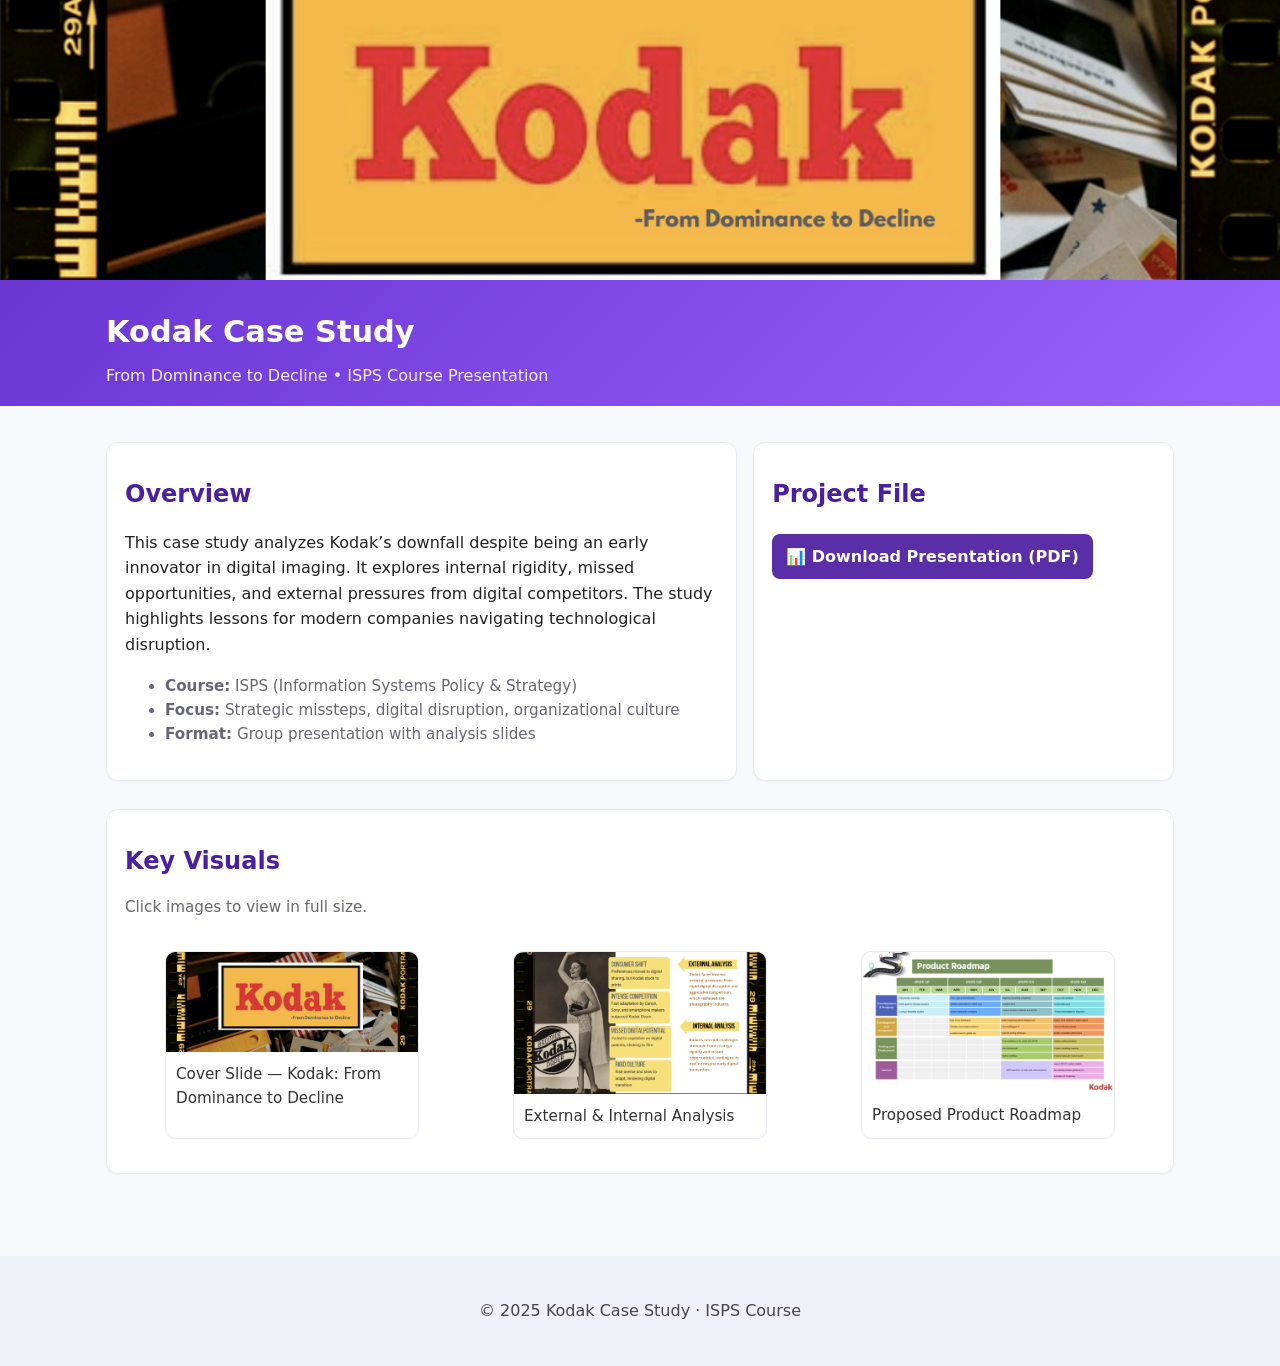
<file: kodak-project/index.html>
<!doctype html>
<html lang="en">
<head>
  <meta charset="utf-8" />
  <meta name="viewport" content="width=device-width, initial-scale=1" />
  <title>Kodak Case Study</title>
  <link rel="stylesheet" href="./style.css" />
  <meta name="description" content="Kodak: From Dominance to Decline — ISPS course case study presentation and insights." />
</head>
<body>
  <img class="cover" src="kodak_cover.png" alt="Kodak Case Study cover" />
  <header>
    <div class="wrap">
      <h1>Kodak Case Study</h1>
      <p>From Dominance to Decline • ISPS Course Presentation</p>
    </div>
  </header>

  <main>
    <section class="grid">
      <article class="card">
        <h2>Overview</h2>
        <p>
          This case study analyzes Kodak’s downfall despite being an early innovator in digital imaging. 
          It explores internal rigidity, missed opportunities, and external pressures from digital competitors. 
          The study highlights lessons for modern companies navigating technological disruption.
        </p>
        <ul class="meta">
          <li><b>Course:</b> ISPS (Information Systems Policy & Strategy)</li>
          <li><b>Focus:</b> Strategic missteps, digital disruption, organizational culture</li>
          <li><b>Format:</b> Group presentation with analysis slides</li>
        </ul>
      </article>

      <aside class="card">
        <h2>Project File</h2>
        <div class="downloads">
          <a href="Kodak Presentation.pdf" target="_blank" rel="noopener">📊 Download Presentation (PDF)</a>
        </div>
      </aside>
    </section>

    <section class="card">
      <h2>Key Visuals</h2>
      <p class="meta">Click images to view in full size.</p>
      <div class="gallery">
        <figure class="thumb">
          <a href="kodak_cover.png" target="_blank" rel="noopener">
            <img src="kodak_cover.png" alt="Kodak Cover Slide">
          </a>
          <figcaption>Cover Slide — Kodak: From Dominance to Decline</figcaption>
        </figure>
        <figure class="thumb">
          <a href="kodak_analysis.png" target="_blank" rel="noopener">
            <img src="kodak_analysis.png" alt="Internal and External Analysis Slide">
          </a>
          <figcaption>External & Internal Analysis</figcaption>
        </figure>
        <figure class="thumb">
          <a href="kodak_roadmap.png" target="_blank" rel="noopener">
            <img src="kodak_roadmap.png" alt="Kodak Product Roadmap">
          </a>
          <figcaption>Proposed Product Roadmap</figcaption>
        </figure>
      </div>
    </section>
  </main>

  <footer>
    <p>© 2025 Kodak Case Study · ISPS Course</p>
  </footer>
</body>
</html>
</file>
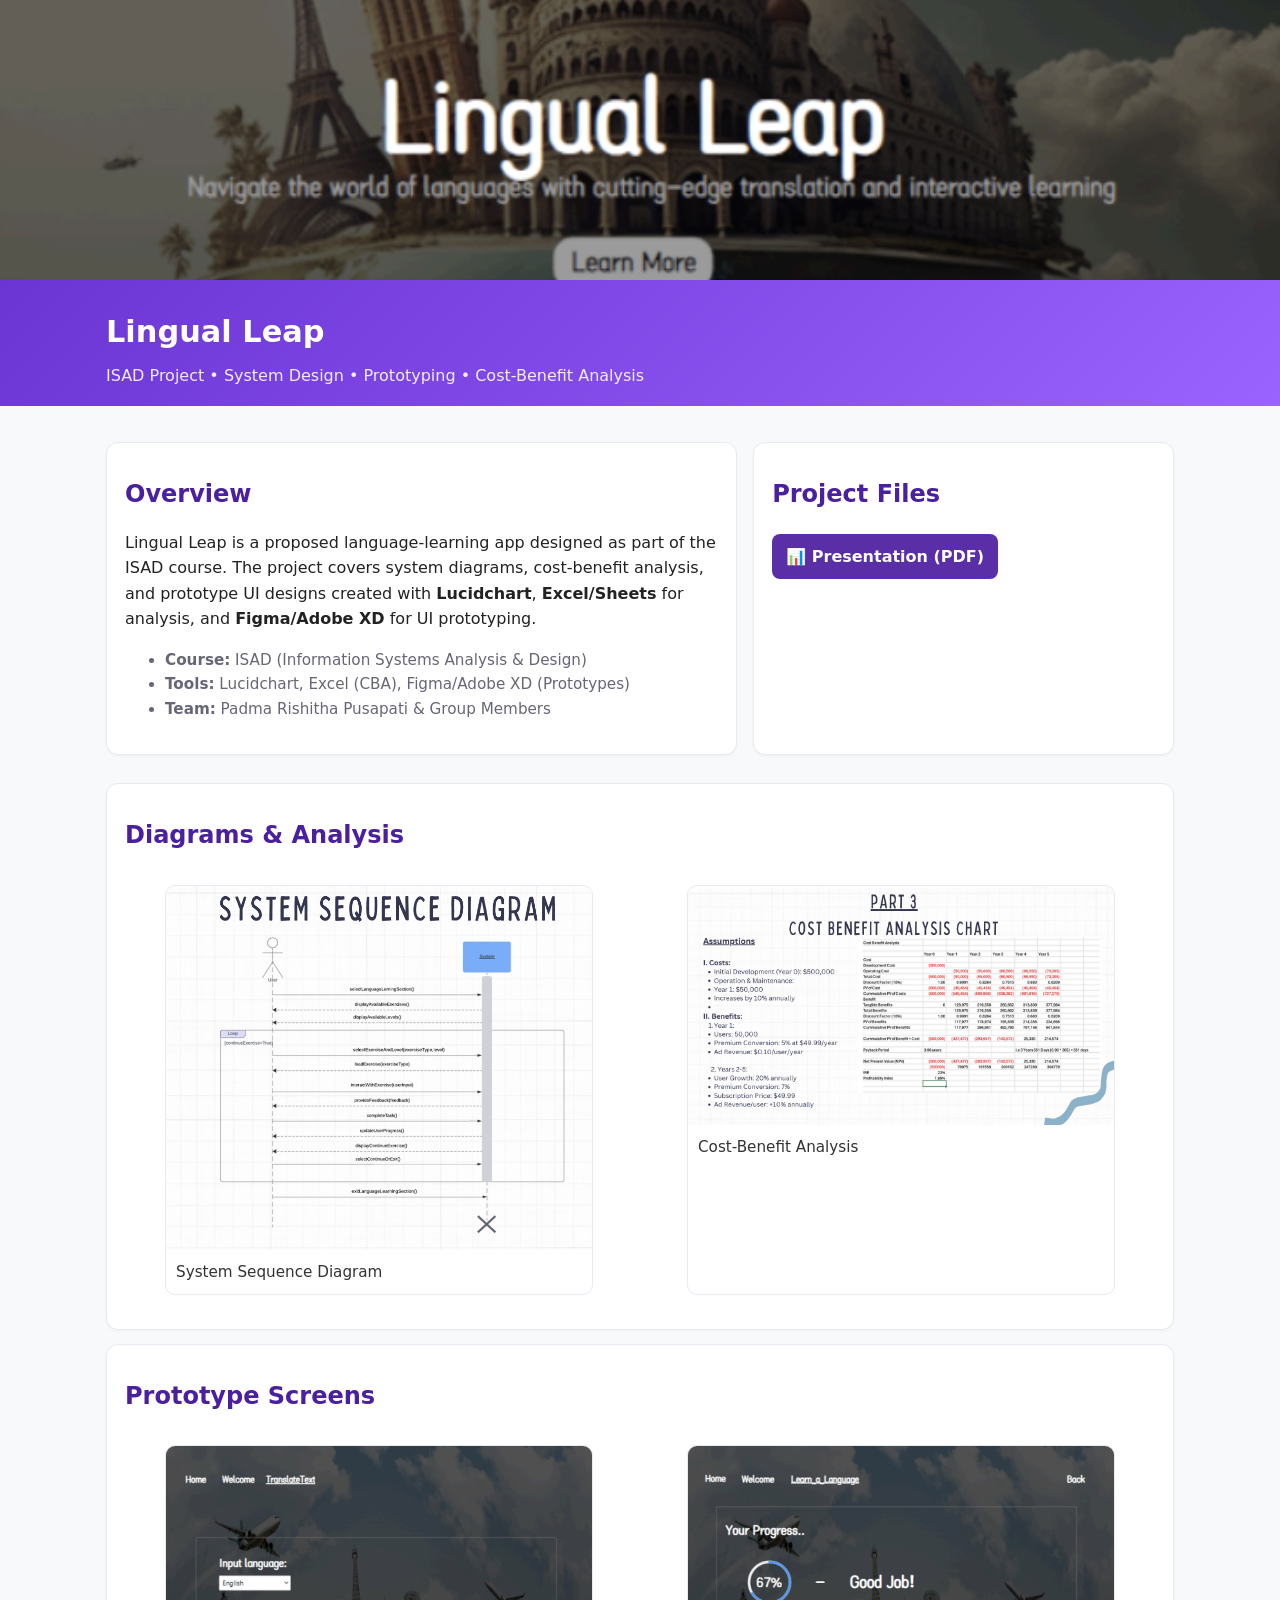
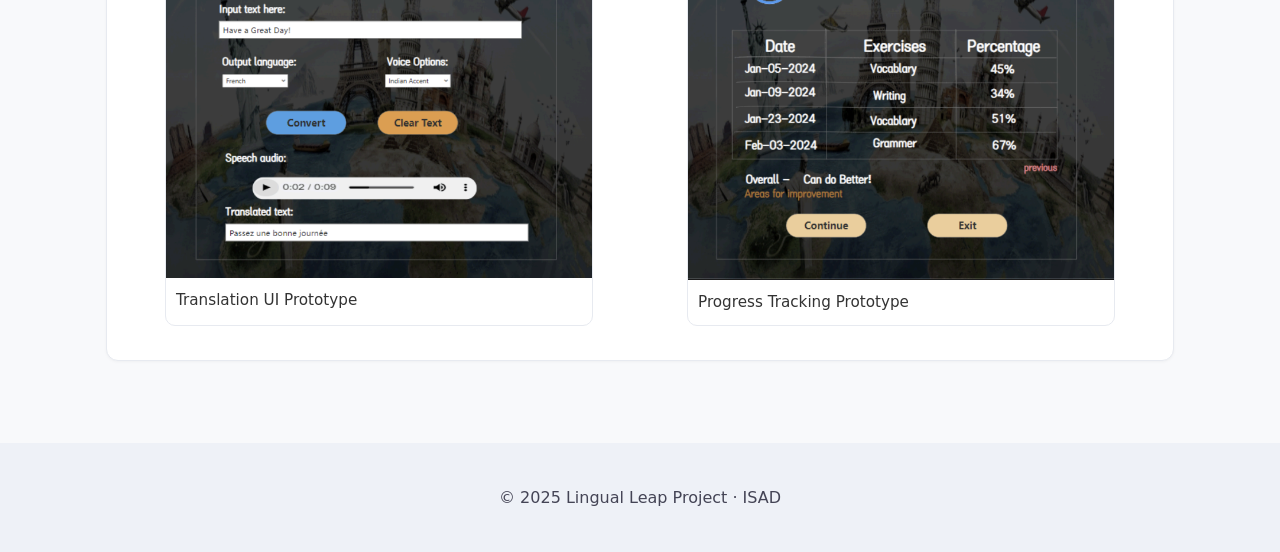
<file: lingual-leap/index.html>
<!doctype html>
<html lang="en">
<head>
  <meta charset="utf-8" />
  <meta name="viewport" content="width=device-width, initial-scale=1" />
  <title>Lingual Leap — ISAD Project</title>
  <link rel="stylesheet" href="./style.css" />
  <meta name="description" content="Lingual Leap: A language learning app prototype with sequence diagrams, cost-benefit analysis, and UI mockups built for ISAD course." />
</head>
<body>
  <img class="cover" src="lingual_cover.png" alt="Lingual Leap cover" />
  <header>
    <div class="wrap">
      <h1>Lingual Leap</h1>
      <p>ISAD Project • System Design • Prototyping • Cost-Benefit Analysis</p>
    </div>
  </header>

  <main>
    <section class="grid">
      <article class="card">
        <h2>Overview</h2>
        <p>
          Lingual Leap is a proposed language-learning app designed as part of the ISAD course. 
          The project covers system diagrams, cost-benefit analysis, and prototype UI designs 
          created with <b>Lucidchart</b>, <b>Excel/Sheets</b> for analysis, and <b>Figma/Adobe XD</b> for UI prototyping.
        </p>
        <ul class="meta">
          <li><b>Course:</b> ISAD (Information Systems Analysis & Design)</li>
          <li><b>Tools:</b> Lucidchart, Excel (CBA), Figma/Adobe XD (Prototypes)</li>
          <li><b>Team:</b> Padma Rishitha Pusapati & Group Members</li>
        </ul>
      </article>

      <aside class="card">
        <h2>Project Files</h2>
        <div class="downloads">
          <a href="Lingual Leap.pdf" target="_blank" rel="noopener">📊 Presentation (PDF)</a>
        </div>
      </aside>
    </section>

    <section class="card">
      <h2>Diagrams & Analysis</h2>
      <div class="gallery">
        <figure class="thumb">
          <a href="lingual_diagram.png" target="_blank" rel="noopener">
            <img src="lingual_diagram.png" alt="System Sequence Diagram">
          </a>
          <figcaption>System Sequence Diagram</figcaption>
        </figure>
        <figure class="thumb">
          <a href="lingual_diagram2.png" target="_blank" rel="noopener">
            <img src="lingual_diagram2.png" alt="Cost Benefit Analysis">
          </a>
          <figcaption>Cost-Benefit Analysis</figcaption>
        </figure>
      </div>
    </section>

    <section class="card">
      <h2>Prototype Screens</h2>
      <div class="gallery">
        <figure class="thumb">
          <a href="lingual_prototype.png" target="_blank" rel="noopener">
            <img src="lingual_prototype.png" alt="Translation UI Prototype">
          </a>
          <figcaption>Translation UI Prototype</figcaption>
        </figure>
        <figure class="thumb">
          <a href="lingual_prototype2.png" target="_blank" rel="noopener">
            <img src="lingual_prototype2.png" alt="Progress Tracking Prototype">
          </a>
          <figcaption>Progress Tracking Prototype</figcaption>
        </figure>
      </div>
    </section>
  </main>

  <footer>
    <p>© 2025 Lingual Leap Project · ISAD</p>
  </footer>
</body>
</html>
</file>
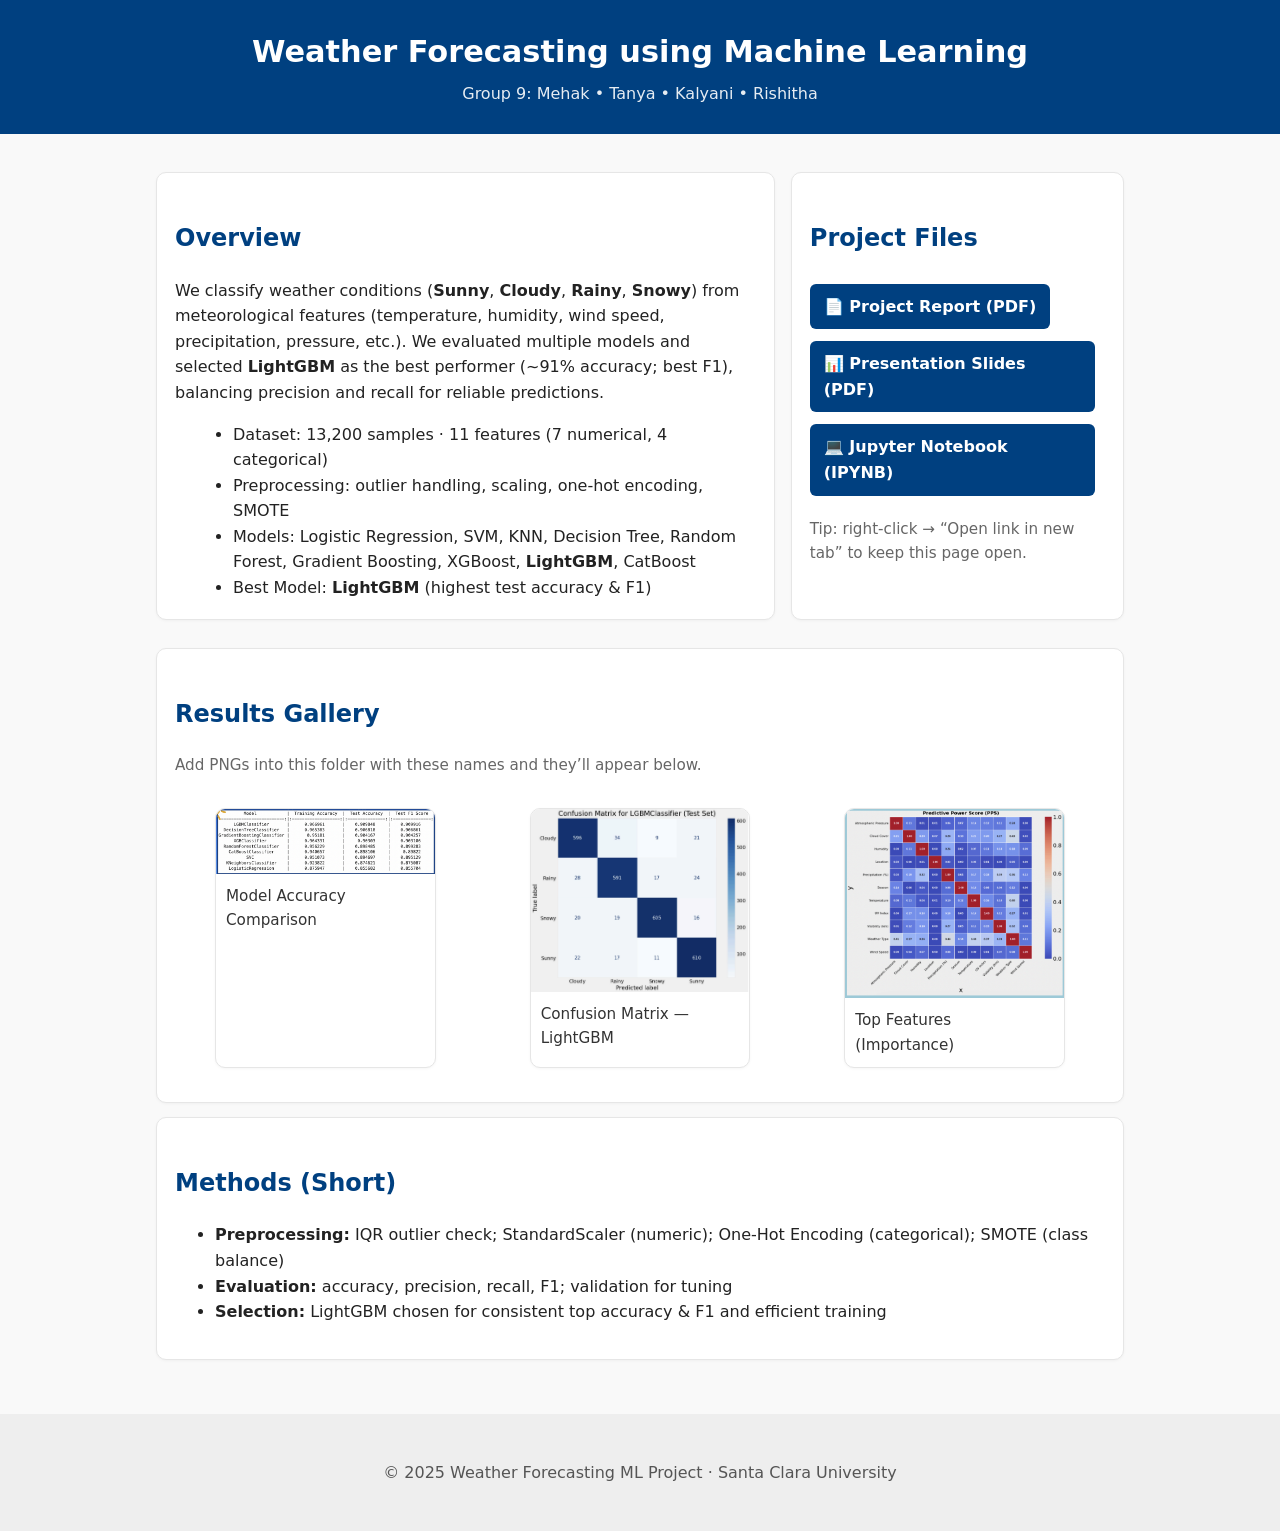
<file: ml-project-weather-forecasting/index.html>
<!doctype html>
<html lang="en">
<head>
  <meta charset="utf-8" />
  <meta name="viewport" content="width=device-width, initial-scale=1" />
  <title>Weather Forecasting ML Project</title>
  <link rel="stylesheet" href="./style.css" />
</head>
<body>
  <header>
    <h1>Weather Forecasting using Machine Learning</h1>
    <p>Group 9: Mehak • Tanya • Kalyani • Rishitha</p>
  </header>

  <main>
    <section class="two-col">
      <div class="card">
        <h2>Overview</h2>
        <p>
          We classify weather conditions (<strong>Sunny</strong>, <strong>Cloudy</strong>, <strong>Rainy</strong>, <strong>Snowy</strong>) from
          meteorological features (temperature, humidity, wind speed, precipitation, pressure, etc.).
          We evaluated multiple models and selected <strong>LightGBM</strong> as the best performer
          (~91% accuracy; best F1), balancing precision and recall for reliable predictions.
        </p>
        <div class="keypoints">
          <ul>
            <li>Dataset: 13,200 samples · 11 features (7 numerical, 4 categorical)</li>
            <li>Preprocessing: outlier handling, scaling, one-hot encoding, SMOTE</li>
            <li>Models: Logistic Regression, SVM, KNN, Decision Tree, Random Forest,
                Gradient Boosting, XGBoost, <strong>LightGBM</strong>, CatBoost</li>
            <li>Best Model: <strong>LightGBM</strong> (highest test accuracy & F1)</li>
          </ul>
        </div>
      </div>

      <div class="card">
        <h2>Project Files</h2>
        <div class="downloads">
          <a href="Project_Report.pdf" target="_blank">📄 Project Report (PDF)</a>
          <a href="ML Project.pdf" target="_blank">📊 Presentation Slides (PDF)</a>
          <a href="Final Code.ipynb" target="_blank">💻 Jupyter Notebook (IPYNB)</a>
        </div>
        <p class="meta">Tip: right-click → “Open link in new tab” to keep this page open.</p>
      </div>
    </section>

    <section class="card">
      <h2>Results Gallery</h2>
      <p class="meta">Add PNGs into this folder with these names and they’ll appear below.</p>
      <div class="gallery">
        <figure class="thumb">
          <img src="accuracy.png" alt="Model accuracy comparison">
          <figcaption>Model Accuracy Comparison</figcaption>
        </figure>
        <figure class="thumb">
          <img src="confusion_matrix.png" alt="Confusion matrix of best model">
          <figcaption>Confusion Matrix — LightGBM</figcaption>
        </figure>
        <figure class="thumb">
          <img src="feature_importance.png" alt="Feature importance chart">
          <figcaption>Top Features (Importance)</figcaption>
        </figure>
      </div>
    </section>

    <section class="card">
      <h2>Methods (Short)</h2>
      <ul>
        <li><strong>Preprocessing:</strong> IQR outlier check; StandardScaler (numeric); One-Hot Encoding (categorical); SMOTE (class balance)</li>
        <li><strong>Evaluation:</strong> accuracy, precision, recall, F1; validation for tuning</li>
        <li><strong>Selection:</strong> LightGBM chosen for consistent top accuracy & F1 and efficient training</li>
      </ul>
    </section>
  </main>

  <footer>
    <p>© 2025 Weather Forecasting ML Project · Santa Clara University</p>
  </footer>
</body>
</html>
</file>
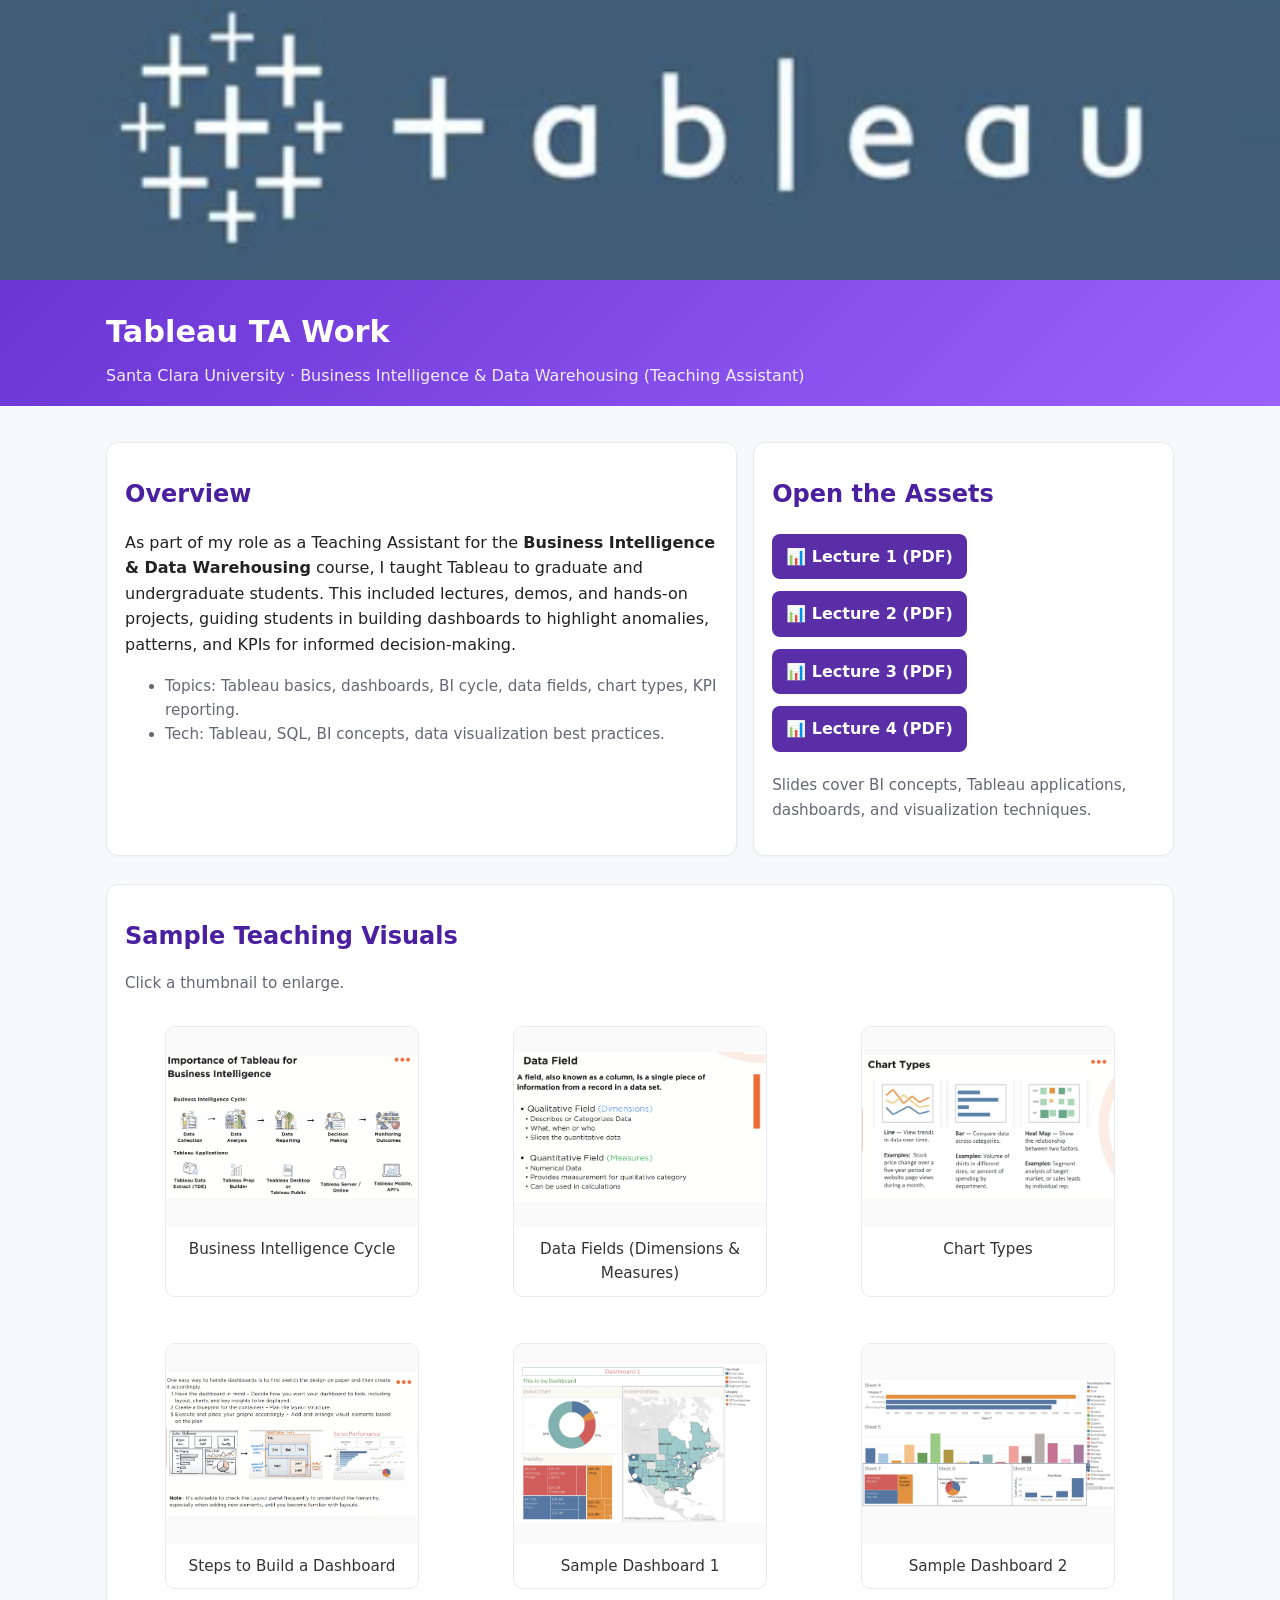
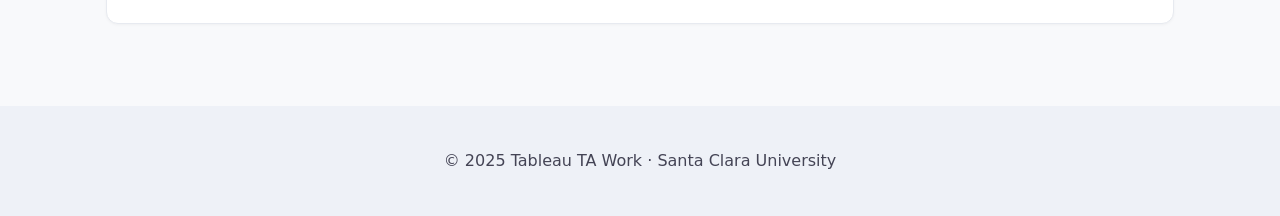
<file: tableau-ta-work/index.html>
<!doctype html>
<html lang="en">
<head>
  <meta charset="utf-8" />
  <meta name="viewport" content="width=device-width, initial-scale=1" />
  <title>Tableau TA Work</title>
  <link rel="stylesheet" href="./style.css" />
  <meta name="description" content="Teaching Assistant work at Santa Clara University: Tableau for Business Intelligence & Data Warehousing." />
</head>
<body>
  <img class="cover" src="cover.png" alt="Tableau TA Work cover" />
  <header>
    <div class="wrap">
      <h1>Tableau TA Work</h1>
      <p>Santa Clara University · Business Intelligence & Data Warehousing (Teaching Assistant)</p>
    </div>
  </header>

  <main>
    <!-- Overview + Assets -->
    <section class="grid">
      <article class="card">
        <h2>Overview</h2>
        <p>
          As part of my role as a Teaching Assistant for the <strong>Business Intelligence & Data Warehousing</strong> course,
          I taught Tableau to graduate and undergraduate students. This included lectures, demos, and hands-on projects,
          guiding students in building dashboards to highlight anomalies, patterns, and KPIs for informed decision-making.
        </p>
        <ul class="meta">
          <li>Topics: Tableau basics, dashboards, BI cycle, data fields, chart types, KPI reporting.</li>
          <li>Tech: Tableau, SQL, BI concepts, data visualization best practices.</li>
        </ul>
      </article>

      <aside class="card">
        <h2>Open the Assets</h2>
        <div class="downloads">
          <a href="Tableau-ppt-1.pdf" target="_blank" rel="noopener">📊 Lecture 1 (PDF)</a>
          <a href="Tableau-ppt-2.pdf" target="_blank" rel="noopener">📊 Lecture 2 (PDF)</a>
          <a href="Tableau-ppt-3.pdf" target="_blank" rel="noopener">📊 Lecture 3 (PDF)</a>
          <a href="Tableau-ppt-4.pdf" target="_blank" rel="noopener">📊 Lecture 4 (PDF)</a>
        </div>
        <p class="meta">Slides cover BI concepts, Tableau applications, dashboards, and visualization techniques.</p>
      </aside>
    </section>

    <!-- Sample Results -->
    <section class="card">
      <h2>Sample Teaching Visuals</h2>
      <p class="meta">Click a thumbnail to enlarge.</p>
      <div class="gallery">
        <figure class="thumb">
          <a href="BI_cycle.png" target="_blank" rel="noopener">
            <img src="BI_cycle.png" alt="Business Intelligence Cycle">
          </a>
          <figcaption>Business Intelligence Cycle</figcaption>
        </figure>

        <figure class="thumb">
          <a href="data_fields.png" target="_blank" rel="noopener">
            <img src="data_fields.png" alt="Data Fields">
          </a>
          <figcaption>Data Fields (Dimensions & Measures)</figcaption>
        </figure>

        <figure class="thumb">
          <a href="chart_types.png" target="_blank" rel="noopener">
            <img src="chart_types.png" alt="Chart Types">
          </a>
          <figcaption>Chart Types</figcaption>
        </figure>

        <figure class="thumb">
          <a href="dashboard_steps.png" target="_blank" rel="noopener">
            <img src="dashboard_steps.png" alt="Dashboard Creation Steps">
          </a>
          <figcaption>Steps to Build a Dashboard</figcaption>
        </figure>

        <figure class="thumb">
          <a href="dashboard_1.png" target="_blank" rel="noopener">
            <img src="dashboard_1.png" alt="Dashboard 1">
          </a>
          <figcaption>Sample Dashboard 1</figcaption>
        </figure>

        <figure class="thumb">
          <a href="dashboard_2.png" target="_blank" rel="noopener">
            <img src="dashboard_2.png" alt="Dashboard 2">
          </a>
          <figcaption>Sample Dashboard 2</figcaption>
        </figure>
      </div>
    </section>
  </main>

  <footer>
    <p>© 2025 Tableau TA Work · Santa Clara University</p>
  </footer>
</body>
</html>
</file>
<file: style.css>
:root {
  --brand:#6b35d3;
  --brand-light:#9a62ff;
  --ink:#222;
  --bg:#f8f9fb;
  --muted:#667;
  --line:#e7eaf0;
}

*{box-sizing:border-box}
body{margin:0;font-family:system-ui,Segoe UI,Arial,sans-serif;background:var(--bg);color:var(--ink);line-height:1.6}

/* Header */
.intro-header {
  background: linear-gradient(135deg, var(--brand), var(--brand-light));
  color: white;
  text-align: center;
  padding: 60px 16px;
}
.intro-header h1{margin:0;font-size:2.6rem}
.intro-header p{margin:10px 0;font-size:1.2rem}
.intro-header .btn {
  display:inline-block;
  margin:6px;
  padding:10px 16px;
  border-radius:8px;
  font-weight:600;
  color:#fff;
  background:#5a2ea6;
  text-decoration:none;
}
.intro-header .btn:hover {filter:brightness(1.08)}

/* About Me */
.about {
  max-width: 1000px;
  margin: 40px auto;
  padding: 20px 16px;
  border-radius: 12px;
  background: #fff;
  border: 1px solid var(--line);
  box-shadow: 0 1px 4px rgba(0,0,0,.05);
}
.about-grid {
  display: grid;
  gap: 20px;
  grid-template-columns: 1fr 2fr;
  align-items: center;
}
.about-photo img {
  width: 100%;
  max-width: 260px;
  border-radius: 12px;
  box-shadow: 0 2px 8px rgba(0,0,0,.1);
}
.about-text h2 {margin-top: 0; color: var(--brand)}
.about-text p {font-size: 1rem; color: var(--ink)}

/* Projects Section */
.projects-section {
  max-width: 1100px;
  margin: 40px auto;
  padding: 0 16px;
}
.projects-section h2 {
  color: var(--brand);
  margin-bottom: 20px;
  text-align: center;
  font-size: 1.8rem;
}
.projects-grid {
  display: grid;
  gap: 24px;
  grid-template-columns: repeat(auto-fit,minmax(280px,1fr));
}
.project-card {
  border:1px solid var(--line);
  border-radius:12px;
  overflow:hidden;
  background:#fff;
  transition: transform .2s ease, box-shadow .2s ease;
}
.project-card:hover {
  transform: translateY(-4px);
  box-shadow:0 4px 12px rgba(0,0,0,.08);
}
.project-card img {
  width:100%;
  height:180px;
  object-fit:cover;
}
.proj-info {padding:14px}
.proj-info h3 {margin:0 0 6px 0;font-size:1.2rem;color:var(--brand)}
.proj-info p {margin:0;color:var(--muted);font-size:.95rem}

/* Education & Experience */
.edu-exp {
  max-width: 1100px;
  margin: 40px auto;
  padding: 24px;
  border-radius: 12px;
  background: #fff;
  border: 1px solid var(--line);
  box-shadow: 0 2px 6px rgba(0,0,0,.05);
  transition: transform .2s ease, box-shadow .2s ease;
}

.edu-exp:hover {
  transform: translateY(-3px);
  box-shadow: 0 6px 16px rgba(0,0,0,.08);
}

.edu-exp-grid {
  display: grid;
  gap: 32px;
  grid-template-columns: 1fr;
}

.edu-exp h2 {
  color: var(--brand);
  margin-bottom: 12px;
  font-size: 1.4rem;
}

.edu-exp ul {
  padding-left: 18px;
  margin: 0;
  list-style: disc;
}

.edu-exp li {
  margin-bottom: 16px;
  font-size: 0.96rem;
  line-height: 1.55;
  color: var(--ink);
}

@media(min-width: 900px) {
  .edu-exp-grid {
    grid-template-columns: 1fr 1fr; /* side by side on desktop */
  }
}



/* Footer */
footer {
  text-align:center;
  padding:24px 16px;
  background:#eef1f7;
  color:#445;
  margin-top:40px;
}
</file>
<file: candy-data-tableau/style.css>
:root { --brand:#5a2ea6; --ink:#222; --bg:#f8f9fb; --muted:#667; --line:#e7eaf0; }
*{box-sizing:border-box}
body{margin:0;font-family:system-ui,Segoe UI,Arial,sans-serif;background:var(--bg);color:var(--ink);line-height:1.6}
header{position:relative;background:linear-gradient(135deg,#6b35d3,#9a62ff);color:#fff}
header .wrap{max-width:1100px;margin:auto;padding:28px 16px 18px}
header h1{margin:0;font-size:1.9rem}
header p{margin:6px 0 0;opacity:.9}
.cover{width:100%;max-height:280px;object-fit:cover;display:block}
main{max-width:1100px;margin:auto;padding:22px 16px 44px}
h2{color:#4a1fa0;margin:14px 0}
.card{background:#fff;border:1px solid var(--line);border-radius:12px;padding:18px;margin:14px 0;box-shadow:0 1px 3px rgba(0,0,0,.04)}
.grid{display:grid;gap:16px;grid-template-columns:1fr}
@media(min-width:900px){.grid{grid-template-columns:1.2fr .8fr}}
.downloads a{display:inline-block;margin:6px 10px 6px 0;padding:10px 14px;border-radius:8px;font-weight:600;color:#fff;background:#5a2ea6;text-decoration:none}
.downloads a:hover{filter:brightness(1.07)}
.gallery{display:grid;gap:14px;grid-template-columns:repeat(auto-fit,minmax(260px,1fr))}
.thumb{background:#fff;border:1px solid var(--line);border-radius:10px;overflow:hidden}
.thumb img{display:block;width:100%}
.thumb figcaption{padding:10px;font-size:.95rem;color:#333}
.meta{color:var(--muted);font-size:.95rem}
footer{background:#eef1f7;color:#445;text-align:center;padding:26px 16px;margin-top:24px}
</file>
<file: cisco-practicum-project/style.css>
:root {
  --brand: #5a2ea6;
  --ink: #222;
  --bg: #f8f9fb;
  --muted: #667;
  --line: #e7eaf0;
}

* { box-sizing: border-box; }

body {
  margin: 0;
  font-family: system-ui, Segoe UI, Arial, sans-serif;
  background: var(--bg);
  color: var(--ink);
  line-height: 1.6;
}

header {
  position: relative;
  background: linear-gradient(135deg, #6b35d3, #9a62ff);
  color: #fff;
}

header .wrap {
  max-width: 1100px;
  margin: auto;
  padding: 28px 16px 18px;
}

header h1 {
  margin: 0;
  font-size: 1.9rem;
}

header p {
  margin: 6px 0 0;
  opacity: .9;
}

.cover {
  width: 100%;
  max-height: 280px;
  object-fit: cover;
  display: block;
}

main {
  max-width: 1100px;
  margin: auto;
  padding: 22px 16px 44px;
}

h2 {
  color: #4a1fa0;
  margin: 14px 0;
}

.card {
  background: #fff;
  border: 1px solid var(--line);
  border-radius: 12px;
  padding: 18px;
  margin: 14px 0;
  box-shadow: 0 1px 3px rgba(0,0,0,.04);
}

.grid {
  display: grid;
  gap: 16px;
  grid-template-columns: 1fr;
}

@media(min-width:900px) {
  .grid { grid-template-columns: 1.2fr .8fr; }
}

.downloads a {
  display: inline-block;
  margin: 6px 10px 6px 0;
  padding: 10px 14px;
  border-radius: 8px;
  font-weight: 600;
  color: #fff;
  background: #5a2ea6;
  text-decoration: none;
}
.downloads a:hover { filter: brightness(1.07); }

.gallery {
  display: grid;
  gap: 16px;
  grid-template-columns: repeat(auto-fit, minmax(280px, 1fr));
}

.thumb {
  background: #fff;
  border: 1px solid var(--line);
  border-radius: 10px;
  overflow: hidden;
  transition: transform .2s ease;
}
.thumb:hover { transform: scale(1.02); }

.thumb img {
  display: block;
  width: 100%;
  height: auto;
}

.thumb figcaption {
  padding: 10px;
  font-size: .95rem;
  color: #333;
}

.meta {
  color: var(--muted);
  font-size: .95rem;
}

.team {
  display: flex;
  align-items: center;
  gap: 16px;
}
.team-photo {
  width: 120px;
  border-radius: 8px;
  border: 1px solid var(--line);
}

.team-large {
  display: grid;
  grid-template-columns: 1fr 1fr;
  gap: 20px;
  align-items: center;
}

.team-photo-large {
  max-width: 55%;   
  border-radius: 10px;
}
.team-photo-large:hover {
  transform: scale(1.02);
}

.team-desc {
  font-size: 1rem;
  color: var(--ink);
  line-height: 1.5;
}

footer {
  background: #eef1f7;
  color: #445;
  text-align: center;
  padding: 26px 16px;
  margin-top: 24px;
}
</file>
<file: data-structures-project-python/style.css>
:root { --brand:#2a64c5; --ink:#222; --bg:#f8f9fb; --muted:#667; --line:#e7eaf0; }
*{box-sizing:border-box}
body{margin:0;font-family:system-ui,Segoe UI,Arial,sans-serif;background:var(--bg);color:var(--ink);line-height:1.6}
header{position:relative;background:linear-gradient(135deg,#2a64c5,#5f8dee);color:#fff}
header .wrap{max-width:1100px;margin:auto;padding:28px 16px 18px}
header h1{margin:0;font-size:1.9rem}
header p{margin:6px 0 0;opacity:.9}
.cover{width:100%;max-height:280px;object-fit:cover;display:block}
main{max-width:1100px;margin:auto;padding:22px 16px 44px}
h2{color:#2a64c5;margin:14px 0}
.card{background:#fff;border:1px solid var(--line);border-radius:12px;padding:18px;margin:14px 0;box-shadow:0 1px 3px rgba(0,0,0,.04)}
.grid{display:grid;gap:16px;grid-template-columns:1fr}
@media(min-width:900px){.grid{grid-template-columns:1.2fr .8fr}}
.downloads a{display:inline-block;margin:6px 10px 6px 0;padding:10px 14px;border-radius:8px;font-weight:600;color:#fff;background:#2a64c5;text-decoration:none}
.downloads a:hover{filter:brightness(1.07)}
.gallery{display:grid;gap:14px;grid-template-columns:repeat(auto-fit,minmax(260px,1fr))}
.thumb{background:#fff;border:1px solid var(--line);border-radius:10px;overflow:hidden}
.thumb img{display:block;width:100%}
.thumb figcaption{padding:10px;font-size:.95rem;color:#333}
.meta{color:var(--muted);font-size:.95rem}
footer{background:#eef1f7;color:#445;text-align:center;padding:26px 16px;margin-top:24px}
</file>
<file: dbms-project-online-fitness-platform/style.css>
:root { --brand:#004080; --bg:#f7f9fc; --ink:#222; --muted:#667; --card:#fff; --line:#e6ecf2; }
* { box-sizing:border-box; }
body { margin:0; font-family:system-ui, Arial, sans-serif; color:var(--ink); background:var(--bg); line-height:1.6; }
.container { max-width:1000px; margin:auto; padding:24px 16px 48px; }

.hero { background:var(--brand); color:#fff; padding:36px 16px; text-align:center; }
.hero h1 { margin:0 0 6px; font-size:2rem; }
.subtitle { margin:0; opacity:.9; }

h2,h3 { color:var(--brand); margin-top:0; }

.card {
  background:var(--card);
  border:1px solid var(--line);
  border-radius:12px;
  padding:18px;
  margin:16px 0;
  box-shadow:0 1px 3px rgba(0,0,0,.04);
}

.grid { display:grid; gap:16px; grid-template-columns:1fr; }
@media (min-width:900px){ .grid { grid-template-columns: 1.2fr .8fr; } }

.downloads a {
  display:inline-block; margin:6px 10px 6px 0; padding:10px 14px;
  background:var(--brand); color:#fff; text-decoration:none; border-radius:8px; font-weight:600;
}
.downloads a:hover { filter:brightness(1.06); }

.thumbs { display:grid; grid-template-columns:1fr; gap:12px; }
.thumbs figure { margin:0; border:1px solid var(--line); border-radius:10px; overflow:hidden; background:#fff; }
.thumbs img { display:block; width:100%; }
.thumbs figcaption { padding:8px 10px; color:var(--muted); font-size:.95rem; }

.muted { color:var(--muted); }

.footer { text-align:center; padding:30px 16px; background:#eef3f9; color:#445; }
</file>
<file: email-classification-nlp-project/style.css>
:root { --brand:#5a2ea6; --ink:#222; --bg:#f8f9fb; --muted:#667; --line:#e7eaf0; }
*{box-sizing:border-box}
body{margin:0;font-family:system-ui,Segoe UI,Arial,sans-serif;background:var(--bg);color:var(--ink);line-height:1.6}
header{position:relative;background:linear-gradient(135deg,#6b35d3,#9a62ff);color:#fff}
header .wrap{max-width:1100px;margin:auto;padding:28px 16px 18px}
header h1{margin:0;font-size:1.9rem}
header p{margin:6px 0 0;opacity:.9}
.cover{width:100%;max-height:280px;object-fit:cover;display:block}
main{max-width:1100px;margin:auto;padding:22px 16px 44px}
h2{color:#4a1fa0;margin:14px 0}
.card{background:#fff;border:1px solid var(--line);border-radius:12px;padding:18px;margin:14px 0;box-shadow:0 1px 3px rgba(0,0,0,.04)}
.grid{display:grid;gap:16px;grid-template-columns:1fr}
@media(min-width:900px){.grid{grid-template-columns:1.2fr .8fr}}
.downloads a{display:inline-block;margin:6px 10px 6px 0;padding:10px 14px;border-radius:8px;font-weight:600;color:#fff;background:#5a2ea6;text-decoration:none}
.downloads a:hover{filter:brightness(1.07)}
.gallery{display:grid;gap:14px;grid-template-columns:repeat(auto-fit,minmax(260px,1fr))}
.thumb{background:#fff;border:1px solid var(--line);border-radius:10px;overflow:hidden}
.thumb img{display:block;width:100%}
.thumb figcaption{padding:10px;font-size:.95rem;color:#333}
.meta{color:var(--muted);font-size:.95rem}
.btn{display:inline-block;padding:10px 14px;border-radius:8px;border:1px solid var(--line);text-decoration:none}
footer{background:#eef1f7;color:#445;text-align:center;padding:26px 16px;margin-top:24px}
</file>
<file: job-data-analysis/style.css>
:root { --brand:#5a2ea6; --ink:#222; --bg:#f8f9fb; --muted:#667; --line:#e7eaf0; }
*{box-sizing:border-box}
body{margin:0;font-family:system-ui,Segoe UI,Arial,sans-serif;background:var(--bg);color:var(--ink);line-height:1.6}
header{position:relative;background:linear-gradient(135deg,#6b35d3,#9a62ff);color:#fff}
header .wrap{max-width:1100px;margin:auto;padding:28px 16px 18px}
header h1{margin:0;font-size:1.9rem}
header p{margin:6px 0 0;opacity:.9}
.cover{width:100%;max-height:280px;object-fit:cover;display:block}
main{max-width:1100px;margin:auto;padding:22px 16px 44px}
h2{color:#4a1fa0;margin:14px 0}
.card{background:#fff;border:1px solid var(--line);border-radius:12px;padding:18px;margin:14px 0;box-shadow:0 1px 3px rgba(0,0,0,.04)}
.grid{display:grid;gap:16px;grid-template-columns:1fr}
@media(min-width:900px){.grid{grid-template-columns:1.2fr .8fr}}
.downloads a{display:inline-block;margin:6px 10px 6px 0;padding:10px 14px;border-radius:8px;font-weight:600;color:#fff;background:#5a2ea6;text-decoration:none}
.downloads a:hover{filter:brightness(1.07)}
.gallery{display:grid;gap:14px;grid-template-columns:repeat(auto-fit,minmax(260px,1fr))}
.thumb{background:#fff;border:1px solid var(--line);border-radius:10px;overflow:hidden}
.thumb img{display:block;width:100%}
.thumb figcaption{padding:10px;font-size:.95rem;color:#333}
.meta{color:var(--muted);font-size:.95rem}
.btn{display:inline-block;padding:10px 14px;border-radius:8px;border:1px solid var(--line);text-decoration:none}
footer{background:#eef1f7;color:#445;text-align:center;padding:26px 16px;margin-top:24px}
</file>
<file: kodak-project/style.css>
:root { --brand:#5a2ea6; --ink:#222; --bg:#f8f9fb; --muted:#667; --line:#e7eaf0; }
*{box-sizing:border-box}
body{margin:0;font-family:system-ui,Segoe UI,Arial,sans-serif;background:var(--bg);color:var(--ink);line-height:1.6}
header{position:relative;background:linear-gradient(135deg,#6b35d3,#9a62ff);color:#fff}
header .wrap{max-width:1100px;margin:auto;padding:28px 16px 18px}
header h1{margin:0;font-size:1.9rem}
header p{margin:6px 0 0;opacity:.9}
.cover{width:100%;max-height:280px;object-fit:cover;display:block}
main{max-width:1100px;margin:auto;padding:22px 16px 44px}
h2{color:#4a1fa0;margin:14px 0}
.card{background:#fff;border:1px solid var(--line);border-radius:12px;padding:18px;margin:14px 0;box-shadow:0 1px 3px rgba(0,0,0,.04)}
.grid{display:grid;gap:16px;grid-template-columns:1fr}
@media(min-width:900px){.grid{grid-template-columns:1.2fr .8fr}}
.downloads a{display:inline-block;margin:6px 10px 6px 0;padding:10px 14px;border-radius:8px;font-weight:600;color:#fff;background:#5a2ea6;text-decoration:none}
.downloads a:hover{filter:brightness(1.07)}
.gallery{display:grid;gap:14px;grid-template-columns:repeat(auto-fit,minmax(260px,1fr))}
.thumb{background:#fff;border:1px solid var(--line);border-radius:10px;overflow:hidden}
.thumb img{display:block;width:100%}
.thumb figcaption{padding:10px;font-size:.95rem;color:#333}
.meta{color:var(--muted);font-size:.95rem}
footer{background:#eef1f7;color:#445;text-align:center;padding:26px 16px;margin-top:24px}
</file>
<file: lingual-leap/style.css>
:root { --brand:#5a2ea6; --ink:#222; --bg:#f8f9fb; --muted:#667; --line:#e7eaf0; }
*{box-sizing:border-box}
body{margin:0;font-family:system-ui,Segoe UI,Arial,sans-serif;background:var(--bg);color:var(--ink);line-height:1.6}
header{position:relative;background:linear-gradient(135deg,#6b35d3,#9a62ff);color:#fff}
header .wrap{max-width:1100px;margin:auto;padding:28px 16px 18px}
header h1{margin:0;font-size:1.9rem}
header p{margin:6px 0 0;opacity:.9}
.cover{width:100%;max-height:280px;object-fit:cover;display:block}
main{max-width:1100px;margin:auto;padding:22px 16px 44px}
h2{color:#4a1fa0;margin:14px 0}
.card{background:#fff;border:1px solid var(--line);border-radius:12px;padding:18px;margin:14px 0;box-shadow:0 1px 3px rgba(0,0,0,.04)}
.grid{display:grid;gap:16px;grid-template-columns:1fr}
@media(min-width:900px){.grid{grid-template-columns:1.2fr .8fr}}
.downloads a{display:inline-block;margin:6px 10px 6px 0;padding:10px 14px;border-radius:8px;font-weight:600;color:#fff;background:#5a2ea6;text-decoration:none}
.downloads a:hover{filter:brightness(1.07)}
.gallery{display:grid;gap:14px;grid-template-columns:repeat(auto-fit,minmax(260px,1fr))}
.thumb{background:#fff;border:1px solid var(--line);border-radius:10px;overflow:hidden}
.thumb img{display:block;width:100%}
.thumb figcaption{padding:10px;font-size:.95rem;color:#333}
.meta{color:var(--muted);font-size:.95rem}
footer{background:#eef1f7;color:#445;text-align:center;padding:26px 16px;margin-top:24px}
</file>
<file: ml-project-weather-forecasting/style.css>
:root { --brand:#004080; --bg:#f9f9f9; --muted:#666; }
* { box-sizing:border-box; }
body { margin:0; font-family:system-ui, Arial, sans-serif; line-height:1.6; color:#222; background:var(--bg); }
a { color:var(--brand); }

header { background:var(--brand); color:#fff; padding:28px 16px; text-align:center; }
header h1 { margin:0 0 4px; font-size:1.9rem; }
header p { margin:0; opacity:.9; }

main { max-width:1000px; margin:auto; padding:24px 16px 40px; }
h2 { color:var(--brand); margin-top:28px; }

.card {
  background:#fff; border:1px solid #e6e6e6; border-radius:10px;
  padding:18px; margin:14px 0; box-shadow:0 1px 3px rgba(0,0,0,.04);
}
.keypoints ul { margin:8px 0 0 18px; }

.downloads a {
  display:inline-block; margin:6px 10px 6px 0; padding:10px 14px;
  background:var(--brand); color:#fff; text-decoration:none; border-radius:6px; font-weight:600;
}
.downloads a:hover { filter:brightness(1.1); }

.gallery {
  display:grid; gap:14px; margin-top:10px;
  grid-template-columns: repeat(auto-fit, minmax(240px, 1fr));
}
.thumb {
  background:#fff; border:1px solid #e6e6e6; border-radius:10px; overflow:hidden;
  box-shadow:0 1px 3px rgba(0,0,0,.04);
}
.thumb img { width:100%; display:block; }
.thumb figcaption { padding:10px; font-size:.95rem; color:#333; }

.meta { color:var(--muted); font-size:.95rem; }

.two-col { display:grid; gap:16px; grid-template-columns: 1fr; }
@media (min-width:900px){ .two-col { grid-template-columns: 1.3fr .7fr; } }

footer { text-align:center; color:#555; padding:30px 16px; background:#eee; }
</file>
<file: tableau-ta-work/style.css>
:root {
  --brand:#5a2ea6;
  --ink:#222;
  --bg:#f8f9fb;
  --muted:#667;
  --line:#e7eaf0;
}

*{box-sizing:border-box}
body{margin:0;font-family:system-ui,Segoe UI,Arial,sans-serif;background:var(--bg);color:var(--ink);line-height:1.6}

header{position:relative;background:linear-gradient(135deg,#6b35d3,#9a62ff);color:#fff}
header .wrap{max-width:1100px;margin:auto;padding:28px 16px 18px}
header h1{margin:0;font-size:1.9rem}
header p{margin:6px 0 0;opacity:.9}

.cover{width:100%;max-height:280px;object-fit:cover;display:block}

main{max-width:1100px;margin:auto;padding:22px 16px 44px}
h2{color:#4a1fa0;margin:14px 0}

.card{background:#fff;border:1px solid var(--line);border-radius:12px;padding:18px;margin:14px 0;box-shadow:0 1px 3px rgba(0,0,0,.04)}

.grid{display:grid;gap:16px;grid-template-columns:1fr}
@media(min-width:900px){.grid{grid-template-columns:1.2fr .8fr}}

.downloads a{display:inline-block;margin:6px 10px 6px 0;padding:10px 14px;border-radius:8px;font-weight:600;color:#fff;background:#5a2ea6;text-decoration:none}
.downloads a:hover{filter:brightness(1.07)}

.gallery{display:grid;gap:14px;grid-template-columns:repeat(auto-fit,minmax(260px,1fr))}
.thumb{background:#fff;border:1px solid var(--line);border-radius:10px;overflow:hidden}
.thumb img{display:block;width:100%;height:200px;object-fit:contain;background:#fafafa}
.thumb figcaption{padding:10px;font-size:.95rem;color:#333;text-align:center}

.meta{color:var(--muted);font-size:.95rem}
.btn{display:inline-block;padding:10px 14px;border-radius:8px;border:1px solid var(--line);text-decoration:none}

footer{background:#eef1f7;color:#445;text-align:center;padding:26px 16px;margin-top:24px}
</file>
